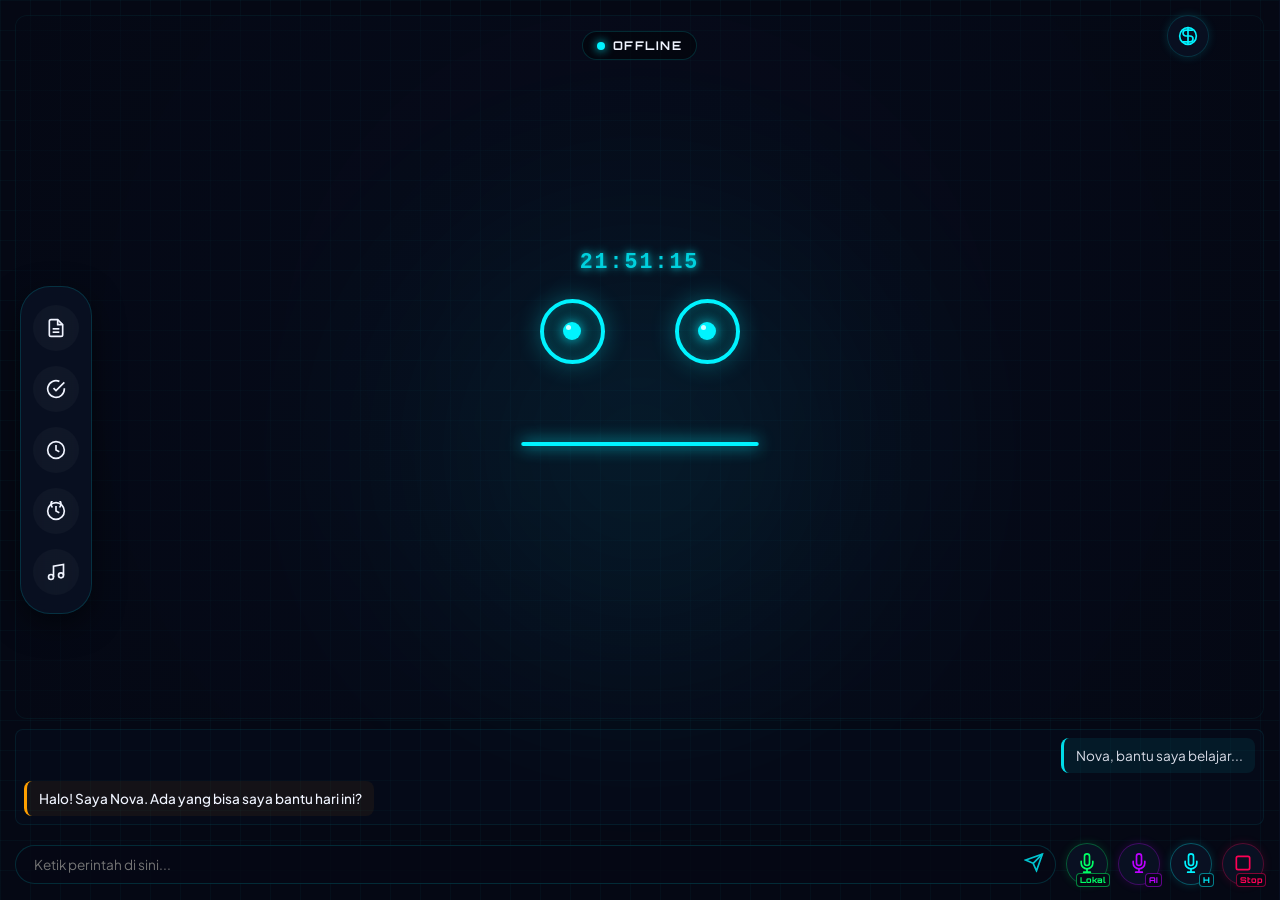
<file: templates/index.html>
<!DOCTYPE html>
<html lang="id">
<head>
    <meta charset="UTF-8">
    <meta name="viewport" content="width=device-width, initial-scale=1.0">
    <title>Nova Robot Assistant</title>
    <!-- Fonts -->
    <link rel="preconnect" href="https://fonts.googleapis.com">
    <link rel="preconnect" href="https://fonts.gstatic.com" crossorigin>
    <link href="https://fonts.googleapis.com/css2?family=Orbitron:wght@400;700;900&family=Plus+Jakarta+Sans:wght@400;500;600;700&display=swap" rel="stylesheet">
    <link rel="stylesheet" href="/static/style.css">
</head>
<body class="theme-cyber sidebar-hidden">
    <div class="app-container">
        <!-- LEFT: Robot Face -->
        <main class="face-panel">
            <!-- App Navigation Dock -->
            <nav class="app-dock" id="appDock">
                <button class="dock-btn" data-tab="catatan" data-tooltip="Catatan">
                    <svg viewBox="0 0 24 24" width="20" height="20" fill="none" stroke="currentColor" stroke-width="2">
                        <path d="M14 2H6a2 2 0 0 0-2 2v16a2 2 0 0 0 2 2h12a2 2 0 0 0 2-2V8z"></path>
                        <polyline points="14 2 14 8 20 8"></polyline>
                        <line x1="16" y1="13" x2="8" y2="13"></line>
                        <line x1="16" y1="17" x2="8" y2="17"></line>
                    </svg>
                </button>
                <button class="dock-btn" data-tab="tugas" data-tooltip="Tugas">
                    <svg viewBox="0 0 24 24" width="20" height="20" fill="none" stroke="currentColor" stroke-width="2">
                        <path d="M22 11.08V12a10 10 0 1 1-5.93-9.14"></path>
                        <polyline points="22 4 12 14.01 9 11.01"></polyline>
                    </svg>
                </button>
                <button class="dock-btn" data-tab="alarm" data-tooltip="Alarm">
                    <svg viewBox="0 0 24 24" width="20" height="20" fill="none" stroke="currentColor" stroke-width="2">
                        <circle cx="12" cy="12" r="10"></circle>
                        <polyline points="12 6 12 12 16 14"></polyline>
                    </svg>
                </button>
                <button class="dock-btn" data-tab="pomodoro" data-tooltip="Fokus Pomodoro">
                    <svg viewBox="0 0 24 24" width="20" height="20" fill="none" stroke="currentColor" stroke-width="2">
                        <circle cx="12" cy="12" r="10"></circle>
                        <path d="M12 6v6l4 2M16.24 7.76a6 6 0 1 0-8.49 0"></path>
                    </svg>
                </button>
                <button class="dock-btn" data-tab="musik" data-tooltip="Pemutar Musik">
                    <svg viewBox="0 0 24 24" width="20" height="20" fill="none" stroke="currentColor" stroke-width="2">
                        <path d="M9 18V5l12-2v13"></path>
                        <circle cx="6" cy="18" r="3"></circle>
                        <circle cx="18" cy="16" r="3"></circle>
                    </svg>
                </button>
            </nav>
            
            <!-- Theme Selector Button & Menu -->
            <div class="theme-selector-container">
                <button class="btn-theme-selector" id="btnThemeSelector" title="Pilih Tema Nova">
                    <svg viewBox="0 0 24 24" width="20" height="20" fill="none" stroke="currentColor" stroke-width="2" stroke-linecap="round" stroke-linejoin="round">
                        <circle cx="12" cy="12" r="10"></circle>
                        <path d="M12 2v20M17 5H9.5a3.5 3.5 0 0 0 0 7h5a3.5 3.5 0 0 1 0 7H6"></path>
                    </svg>
                </button>
                <div class="theme-dropdown" id="themeDropdown">
                    <button class="theme-opt active" data-theme="cyber">Cyberpunk</button>
                    <button class="theme-opt" data-theme="arduino">Arduino Tech</button>
                    <button class="theme-opt" data-theme="brutalist">Neo-Brutalisme</button>
                    <button class="theme-opt" data-theme="female">Feminin (Pink)</button>
                    <button class="theme-opt" data-theme="male">Maskulin (Biru)</button>
                </div>
            </div>

            <div class="robot-face" id="robotFace">
                <!-- Status Pill -->
                <div class="status-indicator">
                    <span class="status-dot" id="statusDot"></span>
                    <span class="status-text" id="statusText">STANDBY</span>
                </div>

                <!-- Robot Clock -->
                <div class="robot-clock" id="robotClock">00:00:00</div>

                <!-- Eyes Container -->
                <div class="eyes-container">
                    <div class="eye-wrapper">
                        <div class="eye left-eye" id="leftEye">
                            <div class="pupil"></div>
                        </div>
                    </div>
                    <div class="eye-wrapper">
                        <div class="eye right-eye" id="rightEye">
                            <div class="pupil"></div>
                        </div>
                    </div>
                </div>

                <!-- Mouth / Waveform Container -->
                <div class="mouth-container">
                    <svg class="mouth-svg" viewBox="0 0 300 100" preserveAspectRatio="none">
                        <path id="mouthPath" d="M 10 50 Q 75 50 150 50 T 290 50" stroke="#00f3ff" stroke-width="5" fill="none" stroke-linecap="round"/>
                    </svg>
                </div>
            </div>

            <!-- Speech Captions -->
            <div class="captions-area">
                <div class="speech-bubble user-bubble" id="userBubble">Nova, bantu saya belajar...</div>
                <div class="speech-bubble bot-bubble" id="botBubble">Halo! Saya Nova. Ada yang bisa saya bantu hari ini?</div>
            </div>

            <!-- Controls (Keyboard Input + Mic Trigger) -->
            <div class="controls-panel">
                <form id="inputForm" class="input-form">
                    <input type="text" id="textInput" placeholder="Ketik perintah di sini..." autocomplete="off">
                    <button type="submit" class="btn-send">
                        <svg viewBox="0 0 24 24" width="20" height="20" fill="none" stroke="currentColor" stroke-width="2">
                            <line x1="22" y1="2" x2="11" y2="13"></line>
                            <polygon points="22 2 15 22 11 13 2 9 22 2"></polygon>
                        </svg>
                    </button>
                </form>
                
                <button class="btn-mic mode-local" id="btnMicLocal" title="Klik untuk bicara (Mode Lokal)">
                    <div class="mic-icon-wrapper">
                        <svg viewBox="0 0 24 24" width="20" height="20" fill="none" stroke="currentColor" stroke-width="2" stroke-linecap="round" stroke-linejoin="round">
                            <path d="M12 1a3 3 0 0 0-3 3v8a3 3 0 0 0 6 0V4a3 3 0 0 0-3-3z"></path>
                            <path d="M19 10v2a7 7 0 0 1-14 0v-2"></path>
                            <line x1="12" y1="19" x2="12" y2="23"></line>
                            <line x1="8" y1="23" x2="16" y2="23"></line>
                        </svg>
                        <span class="btn-badge">Lokal</span>
                    </div>
                </button>
                
                <button class="btn-mic mode-ai" id="btnMicAI" title="Klik untuk bicara (Mode AI)">
                    <div class="mic-icon-wrapper">
                        <svg viewBox="0 0 24 24" width="20" height="20" fill="none" stroke="currentColor" stroke-width="2" stroke-linecap="round" stroke-linejoin="round">
                            <path d="M12 1a3 3 0 0 0-3 3v8a3 3 0 0 0 6 0V4a3 3 0 0 0-3-3z"></path>
                            <path d="M19 10v2a7 7 0 0 1-14 0v-2"></path>
                            <line x1="12" y1="19" x2="12" y2="23"></line>
                            <line x1="8" y1="23" x2="16" y2="23"></line>
                        </svg>
                        <span class="btn-badge">AI</span>
                    </div>
                </button>
                
                <button class="btn-mic mode-hybrid" id="btnMic" title="Tekan Spasi atau klik untuk bicara (Mode Hybrid)">
                    <div class="mic-icon-wrapper">
                        <svg viewBox="0 0 24 24" width="20" height="20" fill="none" stroke="currentColor" stroke-width="2" stroke-linecap="round" stroke-linejoin="round">
                            <path d="M12 1a3 3 0 0 0-3 3v8a3 3 0 0 0 6 0V4a3 3 0 0 0-3-3z"></path>
                            <path d="M19 10v2a7 7 0 0 1-14 0v-2"></path>
                            <line x1="12" y1="19" x2="12" y2="23"></line>
                            <line x1="8" y1="23" x2="16" y2="23"></line>
                        </svg>
                        <span class="btn-badge">H</span>
                    </div>
                </button>
                
                <button class="btn-mic btn-stop-speak" id="btnStopSpeak" title="Hentikan suara Nova">
                    <div class="mic-icon-wrapper">
                        <svg viewBox="0 0 24 24" width="20" height="20" fill="none" stroke="currentColor" stroke-width="2" stroke-linecap="round" stroke-linejoin="round">
                            <rect x="4" y="4" width="16" height="16" rx="2" ry="2"></rect>
                        </svg>
                        <span class="btn-badge">Stop</span>
                    </div>
                </button>
            </div>
        </main>

        <aside class="dashboard-panel" id="dashboardPanel">
            <!-- Close Panel Button -->
            <button class="btn-close-panel" id="btnClosePanel" title="Tutup Halaman (Keluar)">
                <svg viewBox="0 0 24 24" width="20" height="20" fill="none" stroke="currentColor" stroke-width="2" stroke-linecap="round" stroke-linejoin="round">
                    <line x1="18" y1="6" x2="6" y2="18"></line>
                    <line x1="6" y1="6" x2="18" y2="18"></line>
                </svg>
            </button>
            <!-- Tabs Header -->
            <header class="tab-headers">
                <button class="tab-btn active" data-tab="catatan">CATATAN</button>
                <button class="tab-btn" data-tab="tugas">TUGAS</button>
                <button class="tab-btn" data-tab="alarm">ALARM</button>
                <button class="tab-btn" data-tab="pomodoro">FOKUS</button>
                <button class="tab-btn" data-tab="musik">MUSIK</button>
            </header>

            <!-- Tab Content -->
            <div class="tab-contents">
                <!-- Catatan -->
                <section class="tab-pane active" id="tab-catatan">
                    <div class="pane-header">
                        <h2>Catatan Siswa</h2>
                        <span class="count-badge" id="notesCount">0</span>
                    </div>
                    <div class="list-wrapper scrollbar-cool" id="notesList">
                        <div class="empty-state">Belum ada catatan. Katakan "Nova, catat..." untuk menyimpan catatan.</div>
                    </div>
                </section>

                <!-- Tugas -->
                <section class="tab-pane" id="tab-tugas">
                    <div class="pane-header">
                        <h2>Tugas Sekolah</h2>
                        <span class="count-badge" id="tasksCount">0</span>
                    </div>
                    <div class="list-wrapper scrollbar-cool" id="tasksList">
                        <div class="empty-state">Bebas tugas! Katakan "Nova, tambah tugas..." untuk mencatat.</div>
                    </div>
                </section>

                <!-- Alarm -->
                <section class="tab-pane" id="tab-alarm">
                    <div class="pane-header">
                        <h2>Alarm Aktif</h2>
                        <span class="count-badge" id="alarmsCount">0</span>
                    </div>
                    <div class="list-wrapper scrollbar-cool" id="alarmsList">
                        <div class="empty-state">Tidak ada alarm. Katakan "Nova, pasang alarm jam..." untuk membuat.</div>
                    </div>
                </section>

                <!-- Pomodoro / Fokus -->
                <section class="tab-pane" id="tab-pomodoro">
                    <div class="pane-header">
                        <h2>Fokus Pomodoro</h2>
                        <span class="count-badge" id="pomoStatusText">STANDBY</span>
                    </div>
                    <div class="pomodoro-container">
                        <div class="pomodoro-timer-display" id="pomoTime">25:00</div>
                        <div class="pomodoro-state-label" id="pomoLabel">Belajar</div>
                        
                        <div class="pomodoro-presets">
                            <button class="btn-preset active" data-study="25" data-break="5">25/5 Min</button>
                            <button class="btn-preset" data-study="50" data-break="10">50/10 Min</button>
                            <button class="btn-preset" data-study="5" data-break="1">5/1 Min (Test)</button>
                        </div>
                        
                        <div class="pomodoro-controls">
                            <button class="btn-pomo-ctrl start" id="btnPomoStart">Mulai</button>
                            <button class="btn-pomo-ctrl pause" id="btnPomoPause" disabled>Jeda</button>
                            <button class="btn-pomo-ctrl reset" id="btnPomoReset">Reset</button>
                        </div>
                    </div>
                </section>

                <!-- Musik -->
                <section class="tab-pane" id="tab-musik">
                    <div class="pane-header">
                        <h2>Pemutar Musik</h2>
                        <span class="count-badge" id="musicCount">0</span>
                    </div>
                    
                    <div class="music-player-widget">
                        <div class="now-playing-title" id="nowPlayingText">Tidak ada musik diputar</div>
                        
                        <div class="music-controls-row">
                            <button class="btn-music-action" id="btnMusicPrev" title="Lagu Sebelumnya">
                                <svg viewBox="0 0 24 24" width="16" height="16" fill="currentColor"><polygon points="19 20 9 12 19 4 19 20"></polygon><line x1="5" y1="4" x2="5" y2="20" stroke="currentColor" stroke-width="2"></line></svg>
                            </button>
                            <button class="btn-music-action play" id="btnMusicPlay" title="Putar/Jeda">
                                <svg viewBox="0 0 24 24" width="18" height="18" fill="currentColor" id="playPauseIcon"><polygon points="5 3 19 12 5 21 5 3"></polygon></svg>
                            </button>
                            <button class="btn-music-action" id="btnMusicStop" title="Stop Musik">
                                <svg viewBox="0 0 24 24" width="16" height="16" fill="currentColor"><rect x="4" y="4" width="16" height="16" rx="2"></rect></svg>
                            </button>
                            <button class="btn-music-action" id="btnMusicNext" title="Lagu Selanjutnya">
                                <svg viewBox="0 0 24 24" width="16" height="16" fill="currentColor"><polygon points="5 4 15 12 5 20 5 4"></polygon><line x1="19" y1="4" x2="19" y2="20" stroke="currentColor" stroke-width="2"></line></svg>
                            </button>
                        </div>
                        
                        <!-- Volume Slider -->
                        <div class="volume-slider-container">
                            <span class="vol-icon">🔊</span>
                            <input type="range" id="volumeRange" min="0" max="100" value="70" class="volume-slider">
                            <span id="volumeValue">70%</span>
                        </div>
                    </div>
                    
                    <div class="list-wrapper scrollbar-cool" id="musicList">
                        <div class="empty-state">Memuat daftar musik...</div>
                    </div>
                </section>
            </div>
            
            <!-- Quick Clock & Device Stats -->
            <footer class="dashboard-footer">
                <div class="clock-display" id="clockDisplay">00:00:00</div>
                <div class="date-display" id="dateDisplay">Rabu, 27 Mei 2026</div>
                <div class="device-stats-bar" id="deviceStats">
                    <div class="stat-item" title="CPU Load">
                        <span class="stat-lbl">CPU</span>
                        <div class="stat-track"><div class="stat-fill" id="cpuFill" style="width: 0%"></div></div>
                        <span class="stat-val" id="cpuVal">0.0</span>
                    </div>
                    <div class="stat-item" title="RAM Usage">
                        <span class="stat-lbl">RAM</span>
                        <div class="stat-track"><div class="stat-fill" id="ramFill" style="width: 0%"></div></div>
                        <span class="stat-val" id="ramVal">0%</span>
                    </div>
                    <div class="stat-item" id="batteryContainer" title="Battery Status">
                        <span class="stat-lbl">BAT</span>
                        <div class="stat-track"><div class="stat-fill" id="batFill" style="width: 0%"></div></div>
                        <span class="stat-val" id="batVal">N/A</span>
                    </div>
                </div>
            </footer>
        </aside>
    </div>

    <!-- Alarm Overlay Triggered when Alarm goes off -->
    <div class="alarm-overlay" id="alarmOverlay">
        <div class="alarm-card">
            <div class="alarm-icon">🔔</div>
            <h1 id="alarmOverlayTime">07:00</h1>
            <p id="alarmOverlayLabel">Saatnya Bangun!</p>
            <button class="btn-dismiss" id="btnDismissAlarm">Selesai</button>
        </div>
    </div>

    <!-- Scripts -->
    <script src="/static/app.js"></script>
</body>
</html>
</file>
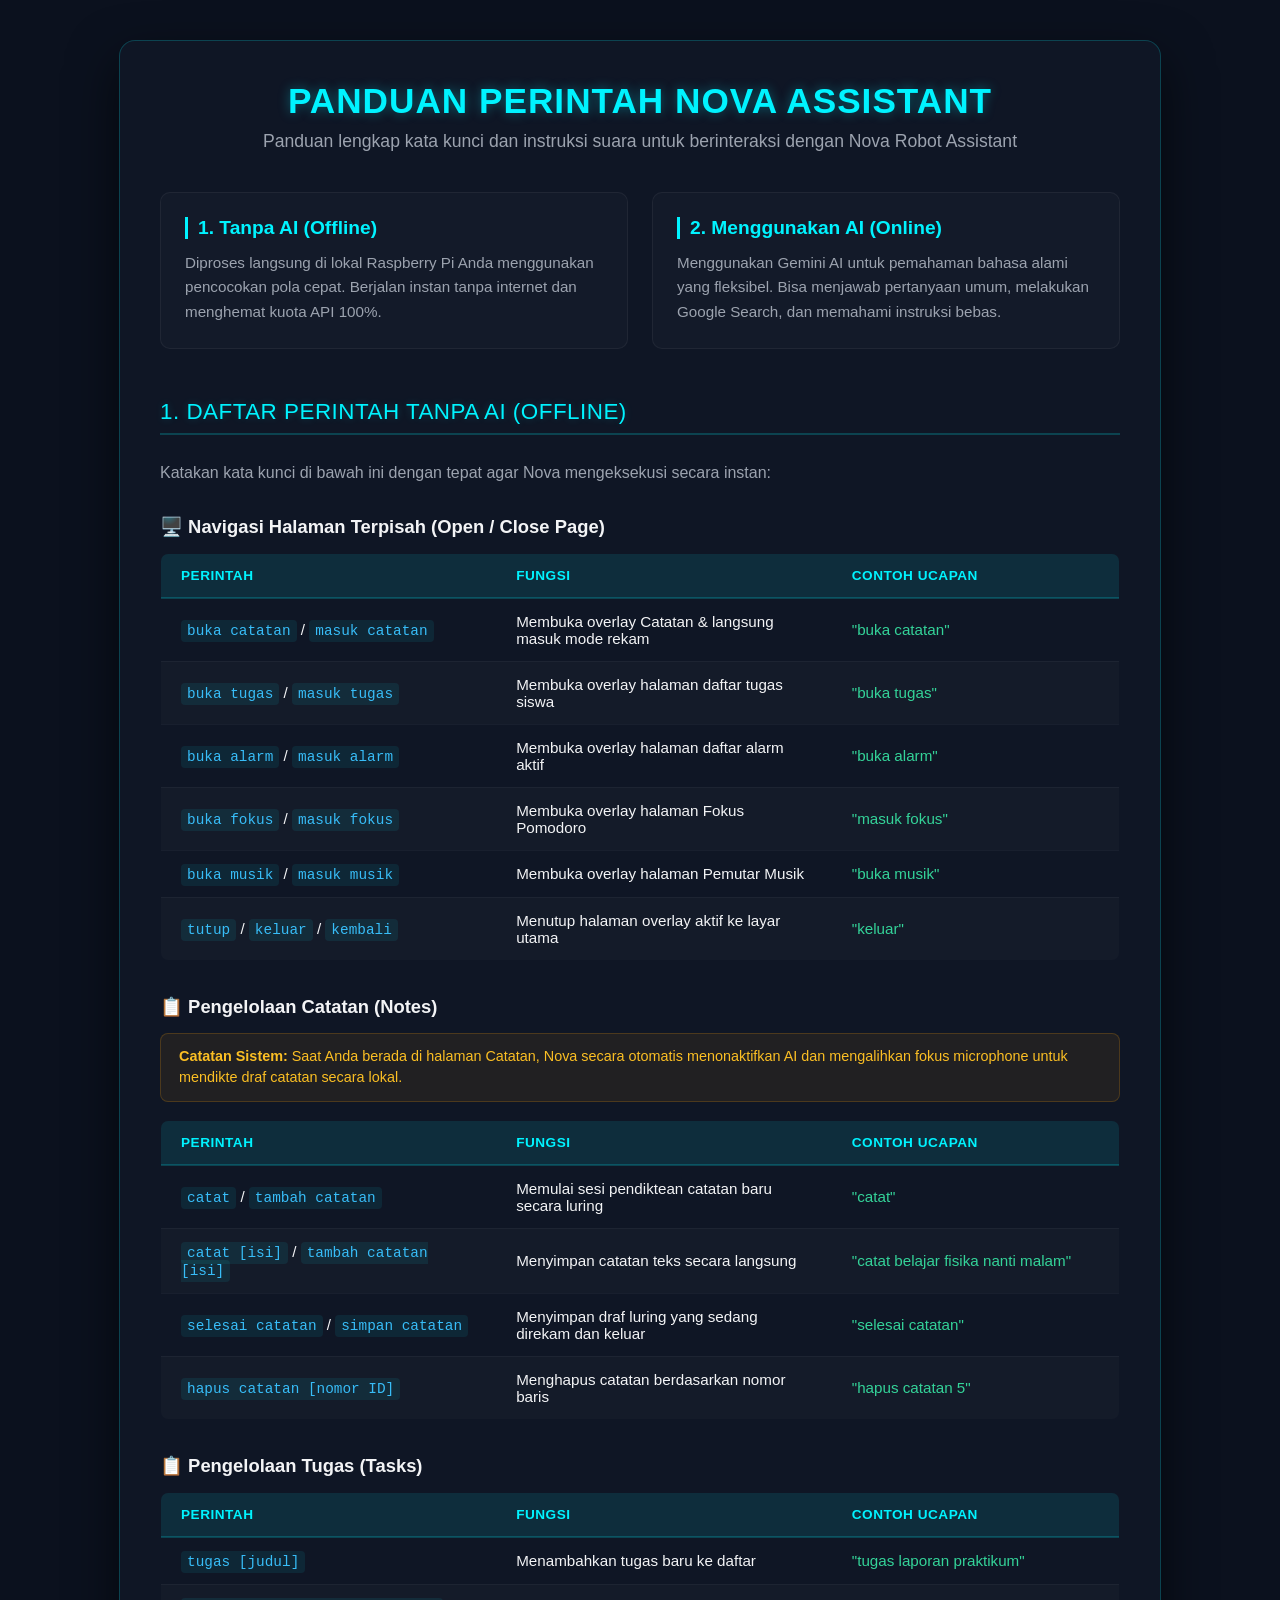
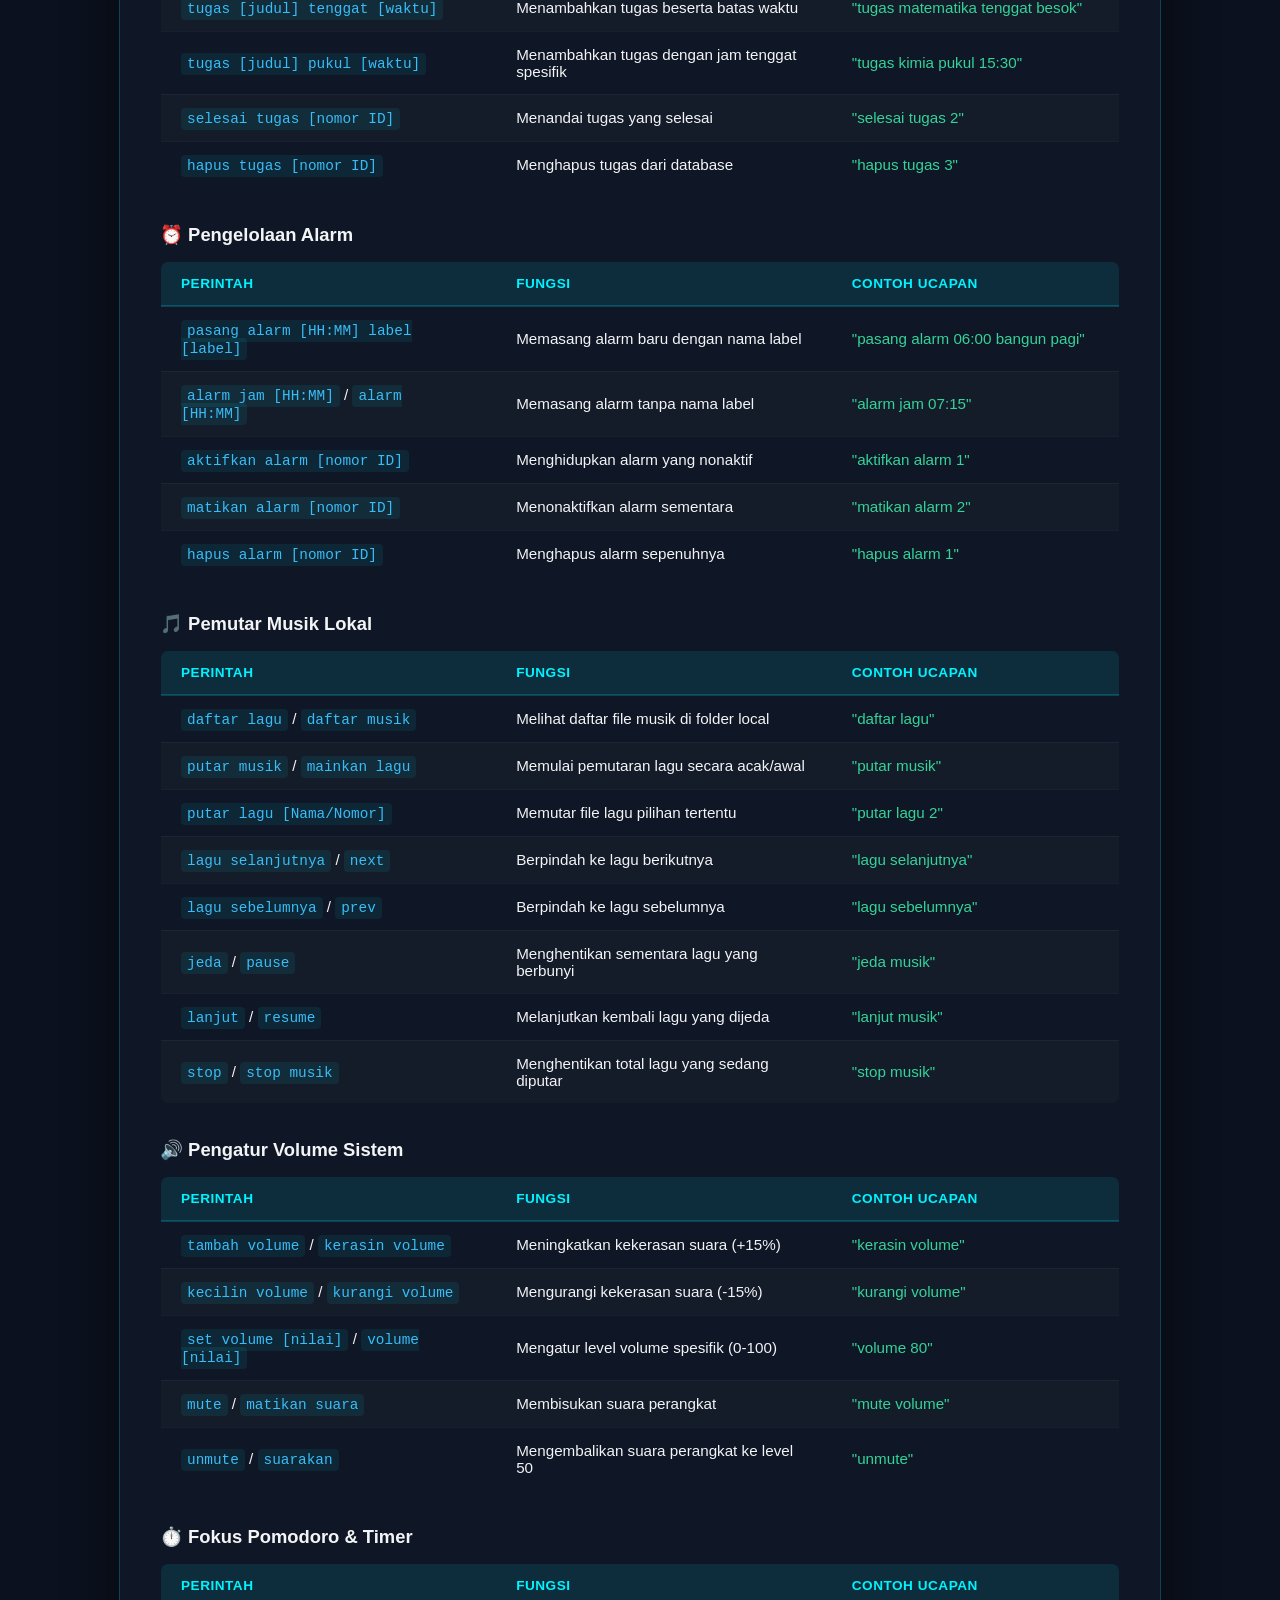
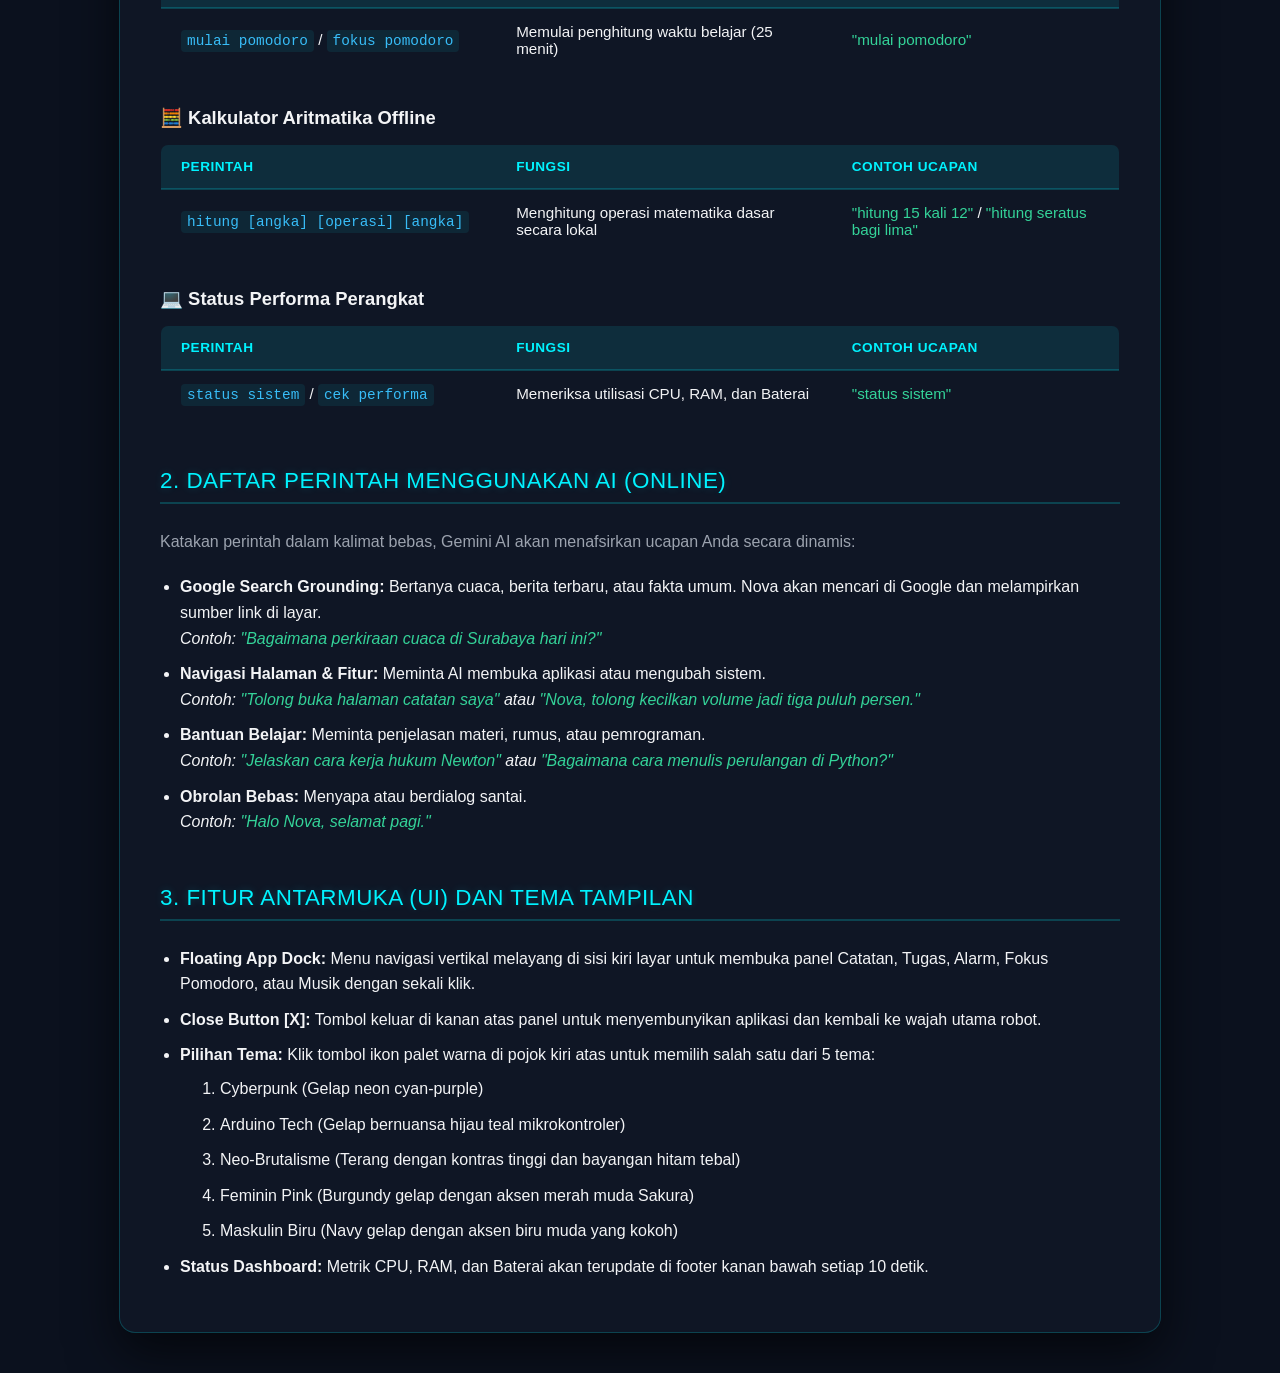
<file: panduan_perintah_nova.html>
<!DOCTYPE html>
<html lang="id">
<head>
    <meta charset="UTF-8">
    <meta name="viewport" content="width=device-width, initial-scale=1.0">
    <title>Panduan Perintah Nova Assistant</title>
    <style>
        :root {
            --bg-color: #0b111e;
            --container-bg: rgba(17, 24, 39, 0.85);
            --border-color: rgba(0, 243, 255, 0.2);
            --text-primary: #f3f4f6;
            --text-secondary: #9ca3af;
            --neon-accent: #00f3ff;
            --table-header-bg: rgba(0, 243, 255, 0.1);
            --table-row-even: rgba(255, 255, 255, 0.02);
            --font-family: -apple-system, BlinkMacSystemFont, "Segoe UI", Roboto, Helvetica, Arial, sans-serif;
        }

        body {
            background-color: var(--bg-color);
            color: var(--text-primary);
            font-family: var(--font-family);
            margin: 0;
            padding: 40px 20px;
            display: flex;
            justify-content: center;
        }

        .container {
            max-width: 960px;
            width: 100%;
            background: var(--container-bg);
            backdrop-filter: blur(16px);
            border: 1px solid var(--border-color);
            border-radius: 16px;
            padding: 40px;
            box-shadow: 0 20px 50px rgba(0, 0, 0, 0.6);
        }

        h1 {
            color: var(--neon-accent);
            text-align: center;
            font-size: 2.2rem;
            margin-top: 0;
            margin-bottom: 10px;
            text-transform: uppercase;
            letter-spacing: 1px;
            text-shadow: 0 0 12px rgba(0, 243, 255, 0.35);
        }

        .subtitle {
            text-align: center;
            color: var(--text-secondary);
            margin-bottom: 40px;
            font-size: 1.1rem;
        }

        .hybrid-box {
            display: grid;
            grid-template-columns: 1fr 1fr;
            gap: 24px;
            margin-bottom: 40px;
        }

        .mode-card {
            background: rgba(255, 255, 255, 0.02);
            border: 1px solid rgba(255, 255, 255, 0.05);
            border-radius: 10px;
            padding: 24px;
            box-shadow: inset 0 0 10px rgba(255, 255, 255, 0.01);
        }

        .mode-card h3 {
            margin-top: 0;
            color: var(--neon-accent);
            font-size: 1.2rem;
            margin-bottom: 12px;
            border-left: 3px solid var(--neon-accent);
            padding-left: 10px;
        }

        .mode-card p {
            margin: 0;
            color: var(--text-secondary);
            line-height: 1.6;
            font-size: 0.95rem;
        }

        .section-title {
            border-bottom: 2px solid var(--border-color);
            padding-bottom: 8px;
            margin-top: 50px;
            margin-bottom: 25px;
            color: var(--neon-accent);
            text-transform: uppercase;
            font-size: 1.4rem;
            letter-spacing: 0.5px;
            text-shadow: 0 0 8px rgba(0, 243, 255, 0.2);
        }

        .group-title {
            color: var(--text-primary);
            margin-top: 30px;
            margin-bottom: 15px;
            font-size: 1.15rem;
            font-weight: 600;
        }

        .note-badge {
            background: rgba(245, 158, 11, 0.08);
            border: 1px solid rgba(245, 158, 11, 0.2);
            color: #fbbf24;
            padding: 12px 18px;
            border-radius: 8px;
            margin-bottom: 18px;
            font-size: 0.9rem;
            line-height: 1.5;
        }

        table {
            width: 100%;
            border-collapse: collapse;
            margin-bottom: 35px;
            border-radius: 8px;
            overflow: hidden;
            border: 1px solid rgba(255, 255, 255, 0.06);
        }

        th {
            background-color: var(--table-header-bg);
            color: var(--neon-accent);
            font-weight: 600;
            text-transform: uppercase;
            font-size: 0.85rem;
            letter-spacing: 0.5px;
            border-bottom: 2px solid var(--border-color);
        }

        th, td {
            padding: 14px 20px;
            text-align: left;
        }

        td {
            border-bottom: 1px solid rgba(255, 255, 255, 0.04);
            font-size: 0.95rem;
            color: var(--text-primary);
        }

        tr:nth-child(even) td {
            background-color: var(--table-row-even);
        }

        tr:hover td {
            background-color: rgba(0, 243, 255, 0.04);
        }

        code {
            font-family: SFMono-Regular, Consolas, "Liberation Mono", Menlo, monospace;
            background: rgba(0, 243, 255, 0.08);
            color: #38bdf8;
            padding: 3px 6px;
            border-radius: 4px;
            font-size: 0.9rem;
        }

        ul {
            padding-left: 20px;
            margin: 12px 0;
        }

        li {
            margin-bottom: 10px;
            color: var(--text-primary);
            line-height: 1.6;
        }

        .example-val {
            color: #34d399;
            font-weight: 500;
        }
    </style>
</head>
<body>

<div class="container">
    <h1>Panduan Perintah Nova Assistant</h1>
    <div class="subtitle">Panduan lengkap kata kunci dan instruksi suara untuk berinteraksi dengan Nova Robot Assistant</div>

    <div class="hybrid-box">
        <div class="mode-card">
            <h3>1. Tanpa AI (Offline)</h3>
            <p>Diproses langsung di lokal Raspberry Pi Anda menggunakan pencocokan pola cepat. Berjalan instan tanpa internet dan menghemat kuota API 100%.</p>
        </div>
        <div class="mode-card">
            <h3>2. Menggunakan AI (Online)</h3>
            <p>Menggunakan Gemini AI untuk pemahaman bahasa alami yang fleksibel. Bisa menjawab pertanyaan umum, melakukan Google Search, dan memahami instruksi bebas.</p>
        </div>
    </div>

    <!-- SEKSI 1: OFFLINE -->
    <div class="section-title">1. Daftar Perintah Tanpa AI (Offline)</div>
    <p style="color: var(--text-secondary); line-height: 1.6; margin-bottom: 25px;">
        Katakan kata kunci di bawah ini dengan tepat agar Nova mengeksekusi secara instan:
    </p>

    <div class="group-title">🖥️ Navigasi Halaman Terpisah (Open / Close Page)</div>
    <table>
        <thead>
            <tr>
                <th style="width: 35%;">Perintah</th>
                <th style="width: 35%;">Fungsi</th>
                <th style="width: 30%;">Contoh Ucapan</th>
            </tr>
        </thead>
        <tbody>
            <tr>
                <td><code>buka catatan</code> / <code>masuk catatan</code></td>
                <td>Membuka overlay Catatan & langsung masuk mode rekam</td>
                <td><span class="example-val">"buka catatan"</span></td>
            </tr>
            <tr>
                <td><code>buka tugas</code> / <code>masuk tugas</code></td>
                <td>Membuka overlay halaman daftar tugas siswa</td>
                <td><span class="example-val">"buka tugas"</span></td>
            </tr>
            <tr>
                <td><code>buka alarm</code> / <code>masuk alarm</code></td>
                <td>Membuka overlay halaman daftar alarm aktif</td>
                <td><span class="example-val">"buka alarm"</span></td>
            </tr>
            <tr>
                <td><code>buka fokus</code> / <code>masuk fokus</code></td>
                <td>Membuka overlay halaman Fokus Pomodoro</td>
                <td><span class="example-val">"masuk fokus"</span></td>
            </tr>
            <tr>
                <td><code>buka musik</code> / <code>masuk musik</code></td>
                <td>Membuka overlay halaman Pemutar Musik</td>
                <td><span class="example-val">"buka musik"</span></td>
            </tr>
            <tr>
                <td><code>tutup</code> / <code>keluar</code> / <code>kembali</code></td>
                <td>Menutup halaman overlay aktif ke layar utama</td>
                <td><span class="example-val">"keluar"</span></td>
            </tr>
        </tbody>
    </table>

    <div class="group-title">📋 Pengelolaan Catatan (Notes)</div>
    <div class="note-badge">
        <strong>Catatan Sistem:</strong> Saat Anda berada di halaman Catatan, Nova secara otomatis menonaktifkan AI dan mengalihkan fokus microphone untuk mendikte draf catatan secara lokal.
    </div>
    <table>
        <thead>
            <tr>
                <th style="width: 35%;">Perintah</th>
                <th style="width: 35%;">Fungsi</th>
                <th style="width: 30%;">Contoh Ucapan</th>
            </tr>
        </thead>
        <tbody>
            <tr>
                <td><code>catat</code> / <code>tambah catatan</code></td>
                <td>Memulai sesi pendiktean catatan baru secara luring</td>
                <td><span class="example-val">"catat"</span></td>
            </tr>
            <tr>
                <td><code>catat [isi]</code> / <code>tambah catatan [isi]</code></td>
                <td>Menyimpan catatan teks secara langsung</td>
                <td><span class="example-val">"catat belajar fisika nanti malam"</span></td>
            </tr>
            <tr>
                <td><code>selesai catatan</code> / <code>simpan catatan</code></td>
                <td>Menyimpan draf luring yang sedang direkam dan keluar</td>
                <td><span class="example-val">"selesai catatan"</span></td>
            </tr>
            <tr>
                <td><code>hapus catatan [nomor ID]</code></td>
                <td>Menghapus catatan berdasarkan nomor baris</td>
                <td><span class="example-val">"hapus catatan 5"</span></td>
            </tr>
        </tbody>
    </table>

    <div class="group-title">📋 Pengelolaan Tugas (Tasks)</div>
    <table>
        <thead>
            <tr>
                <th style="width: 35%;">Perintah</th>
                <th style="width: 35%;">Fungsi</th>
                <th style="width: 30%;">Contoh Ucapan</th>
            </tr>
        </thead>
        <tbody>
            <tr>
                <td><code>tugas [judul]</code></td>
                <td>Menambahkan tugas baru ke daftar</td>
                <td><span class="example-val">"tugas laporan praktikum"</span></td>
            </tr>
            <tr>
                <td><code>tugas [judul] tenggat [waktu]</code></td>
                <td>Menambahkan tugas beserta batas waktu</td>
                <td><span class="example-val">"tugas matematika tenggat besok"</span></td>
            </tr>
            <tr>
                <td><code>tugas [judul] pukul [waktu]</code></td>
                <td>Menambahkan tugas dengan jam tenggat spesifik</td>
                <td><span class="example-val">"tugas kimia pukul 15:30"</span></td>
            </tr>
            <tr>
                <td><code>selesai tugas [nomor ID]</code></td>
                <td>Menandai tugas yang selesai</td>
                <td><span class="example-val">"selesai tugas 2"</span></td>
            </tr>
            <tr>
                <td><code>hapus tugas [nomor ID]</code></td>
                <td>Menghapus tugas dari database</td>
                <td><span class="example-val">"hapus tugas 3"</span></td>
            </tr>
        </tbody>
    </table>

    <div class="group-title">⏰ Pengelolaan Alarm</div>
    <table>
        <thead>
            <tr>
                <th style="width: 35%;">Perintah</th>
                <th style="width: 35%;">Fungsi</th>
                <th style="width: 30%;">Contoh Ucapan</th>
            </tr>
        </thead>
        <tbody>
            <tr>
                <td><code>pasang alarm [HH:MM] label [label]</code></td>
                <td>Memasang alarm baru dengan nama label</td>
                <td><span class="example-val">"pasang alarm 06:00 bangun pagi"</span></td>
            </tr>
            <tr>
                <td><code>alarm jam [HH:MM]</code> / <code>alarm [HH:MM]</code></td>
                <td>Memasang alarm tanpa nama label</td>
                <td><span class="example-val">"alarm jam 07:15"</span></td>
            </tr>
            <tr>
                <td><code>aktifkan alarm [nomor ID]</code></td>
                <td>Menghidupkan alarm yang nonaktif</td>
                <td><span class="example-val">"aktifkan alarm 1"</span></td>
            </tr>
            <tr>
                <td><code>matikan alarm [nomor ID]</code></td>
                <td>Menonaktifkan alarm sementara</td>
                <td><span class="example-val">"matikan alarm 2"</span></td>
            </tr>
            <tr>
                <td><code>hapus alarm [nomor ID]</code></td>
                <td>Menghapus alarm sepenuhnya</td>
                <td><span class="example-val">"hapus alarm 1"</span></td>
            </tr>
        </tbody>
    </table>

    <div class="group-title">🎵 Pemutar Musik Lokal</div>
    <table>
        <thead>
            <tr>
                <th style="width: 35%;">Perintah</th>
                <th style="width: 35%;">Fungsi</th>
                <th style="width: 30%;">Contoh Ucapan</th>
            </tr>
        </thead>
        <tbody>
            <tr>
                <td><code>daftar lagu</code> / <code>daftar musik</code></td>
                <td>Melihat daftar file musik di folder local</td>
                <td><span class="example-val">"daftar lagu"</span></td>
            </tr>
            <tr>
                <td><code>putar musik</code> / <code>mainkan lagu</code></td>
                <td>Memulai pemutaran lagu secara acak/awal</td>
                <td><span class="example-val">"putar musik"</span></td>
            </tr>
            <tr>
                <td><code>putar lagu [Nama/Nomor]</code></td>
                <td>Memutar file lagu pilihan tertentu</td>
                <td><span class="example-val">"putar lagu 2"</span></td>
            </tr>
            <tr>
                <td><code>lagu selanjutnya</code> / <code>next</code></td>
                <td>Berpindah ke lagu berikutnya</td>
                <td><span class="example-val">"lagu selanjutnya"</span></td>
            </tr>
            <tr>
                <td><code>lagu sebelumnya</code> / <code>prev</code></td>
                <td>Berpindah ke lagu sebelumnya</td>
                <td><span class="example-val">"lagu sebelumnya"</span></td>
            </tr>
            <tr>
                <td><code>jeda</code> / <code>pause</code></td>
                <td>Menghentikan sementara lagu yang berbunyi</td>
                <td><span class="example-val">"jeda musik"</span></td>
            </tr>
            <tr>
                <td><code>lanjut</code> / <code>resume</code></td>
                <td>Melanjutkan kembali lagu yang dijeda</td>
                <td><span class="example-val">"lanjut musik"</span></td>
            </tr>
            <tr>
                <td><code>stop</code> / <code>stop musik</code></td>
                <td>Menghentikan total lagu yang sedang diputar</td>
                <td><span class="example-val">"stop musik"</span></td>
            </tr>
        </tbody>
    </table>

    <div class="group-title">🔊 Pengatur Volume Sistem</div>
    <table>
        <thead>
            <tr>
                <th style="width: 35%;">Perintah</th>
                <th style="width: 35%;">Fungsi</th>
                <th style="width: 30%;">Contoh Ucapan</th>
            </tr>
        </thead>
        <tbody>
            <tr>
                <td><code>tambah volume</code> / <code>kerasin volume</code></td>
                <td>Meningkatkan kekerasan suara (+15%)</td>
                <td><span class="example-val">"kerasin volume"</span></td>
            </tr>
            <tr>
                <td><code>kecilin volume</code> / <code>kurangi volume</code></td>
                <td>Mengurangi kekerasan suara (-15%)</td>
                <td><span class="example-val">"kurangi volume"</span></td>
            </tr>
            <tr>
                <td><code>set volume [nilai]</code> / <code>volume [nilai]</code></td>
                <td>Mengatur level volume spesifik (0-100)</td>
                <td><span class="example-val">"volume 80"</span></td>
            </tr>
            <tr>
                <td><code>mute</code> / <code>matikan suara</code></td>
                <td>Membisukan suara perangkat</td>
                <td><span class="example-val">"mute volume"</span></td>
            </tr>
            <tr>
                <td><code>unmute</code> / <code>suarakan</code></td>
                <td>Mengembalikan suara perangkat ke level 50</td>
                <td><span class="example-val">"unmute"</span></td>
            </tr>
        </tbody>
    </table>

    <div class="group-title">⏱️ Fokus Pomodoro & Timer</div>
    <table>
        <thead>
            <tr>
                <th style="width: 35%;">Perintah</th>
                <th style="width: 35%;">Fungsi</th>
                <th style="width: 30%;">Contoh Ucapan</th>
            </tr>
        </thead>
        <tbody>
            <tr>
                <td><code>mulai pomodoro</code> / <code>fokus pomodoro</code></td>
                <td>Memulai penghitung waktu belajar (25 menit)</td>
                <td><span class="example-val">"mulai pomodoro"</span></td>
            </tr>
        </tbody>
    </table>

    <div class="group-title">🧮 Kalkulator Aritmatika Offline</div>
    <table>
        <thead>
            <tr>
                <th style="width: 35%;">Perintah</th>
                <th style="width: 35%;">Fungsi</th>
                <th style="width: 30%;">Contoh Ucapan</th>
            </tr>
        </thead>
        <tbody>
            <tr>
                <td><code>hitung [angka] [operasi] [angka]</code></td>
                <td>Menghitung operasi matematika dasar secara lokal</td>
                <td><span class="example-val">"hitung 15 kali 12"</span> / <span class="example-val">"hitung seratus bagi lima"</span></td>
            </tr>
        </tbody>
    </table>

    <div class="group-title">💻 Status Performa Perangkat</div>
    <table>
        <thead>
            <tr>
                <th style="width: 35%;">Perintah</th>
                <th style="width: 35%;">Fungsi</th>
                <th style="width: 30%;">Contoh Ucapan</th>
            </tr>
        </thead>
        <tbody>
            <tr>
                <td><code>status sistem</code> / <code>cek performa</code></td>
                <td>Memeriksa utilisasi CPU, RAM, dan Baterai</td>
                <td><span class="example-val">"status sistem"</span></td>
            </tr>
        </tbody>
    </table>

    <!-- SEKSI 2: ONLINE -->
    <div class="section-title">2. Daftar Perintah Menggunakan AI (Online)</div>
    <p style="color: var(--text-secondary); line-height: 1.6; margin-bottom: 20px;">
        Katakan perintah dalam kalimat bebas, Gemini AI akan menafsirkan ucapan Anda secara dinamis:
    </p>
    <ul>
        <li><strong>Google Search Grounding:</strong> Bertanya cuaca, berita terbaru, atau fakta umum. Nova akan mencari di Google dan melampirkan sumber link di layar.<br>
            <em>Contoh: <span class="example-val">"Bagaimana perkiraan cuaca di Surabaya hari ini?"</span></em>
        </li>
        <li><strong>Navigasi Halaman & Fitur:</strong> Meminta AI membuka aplikasi atau mengubah sistem.<br>
            <em>Contoh: <span class="example-val">"Tolong buka halaman catatan saya"</span> atau <span class="example-val">"Nova, tolong kecilkan volume jadi tiga puluh persen."</span></em>
        </li>
        <li><strong>Bantuan Belajar:</strong> Meminta penjelasan materi, rumus, atau pemrograman.<br>
            <em>Contoh: <span class="example-val">"Jelaskan cara kerja hukum Newton"</span> atau <span class="example-val">"Bagaimana cara menulis perulangan di Python?"</span></em>
        </li>
        <li><strong>Obrolan Bebas:</strong> Menyapa atau berdialog santai.<br>
            <em>Contoh: <span class="example-val">"Halo Nova, selamat pagi."</span></em>
        </li>
    </ul>

    <!-- SEKSI 3: UI -->
    <div class="section-title">3. Fitur Antarmuka (UI) Dan Tema Tampilan</div>
    <ul>
        <li><strong>Floating App Dock:</strong> Menu navigasi vertikal melayang di sisi kiri layar untuk membuka panel Catatan, Tugas, Alarm, Fokus Pomodoro, atau Musik dengan sekali klik.</li>
        <li><strong>Close Button [X]:</strong> Tombol keluar di kanan atas panel untuk menyembunyikan aplikasi dan kembali ke wajah utama robot.</li>
        <li><strong>Pilihan Tema:</strong> Klik tombol ikon palet warna di pojok kiri atas untuk memilih salah satu dari 5 tema:
            <ol style="margin-top: 8px;">
                <li>Cyberpunk (Gelap neon cyan-purple)</li>
                <li>Arduino Tech (Gelap bernuansa hijau teal mikrokontroler)</li>
                <li>Neo-Brutalisme (Terang dengan kontras tinggi dan bayangan hitam tebal)</li>
                <li>Feminin Pink (Burgundy gelap dengan aksen merah muda Sakura)</li>
                <li>Maskulin Biru (Navy gelap dengan aksen biru muda yang kokoh)</li>
            </ol>
        </li>
        <li><strong>Status Dashboard:</strong> Metrik CPU, RAM, dan Baterai akan terupdate di footer kanan bawah setiap 10 detik.</li>
    </ul>
</div>

</body>
</html>
</file>
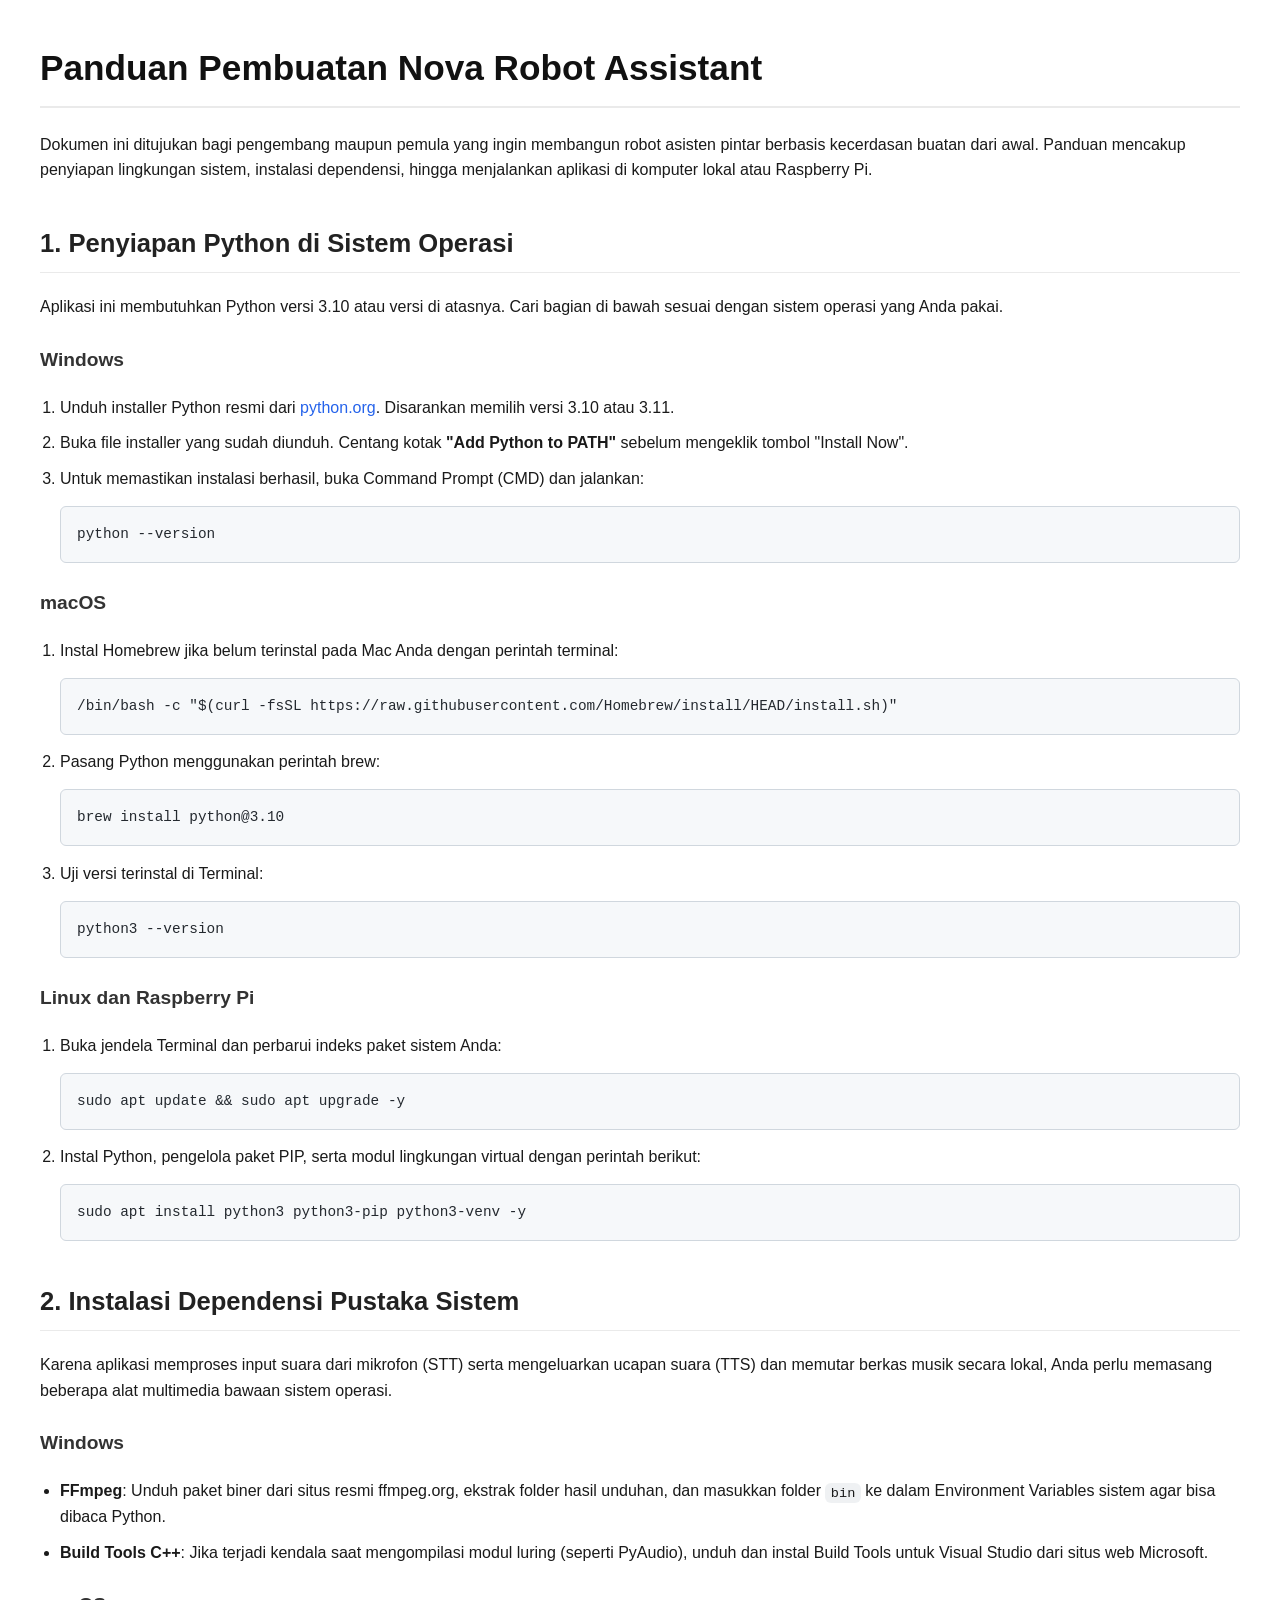
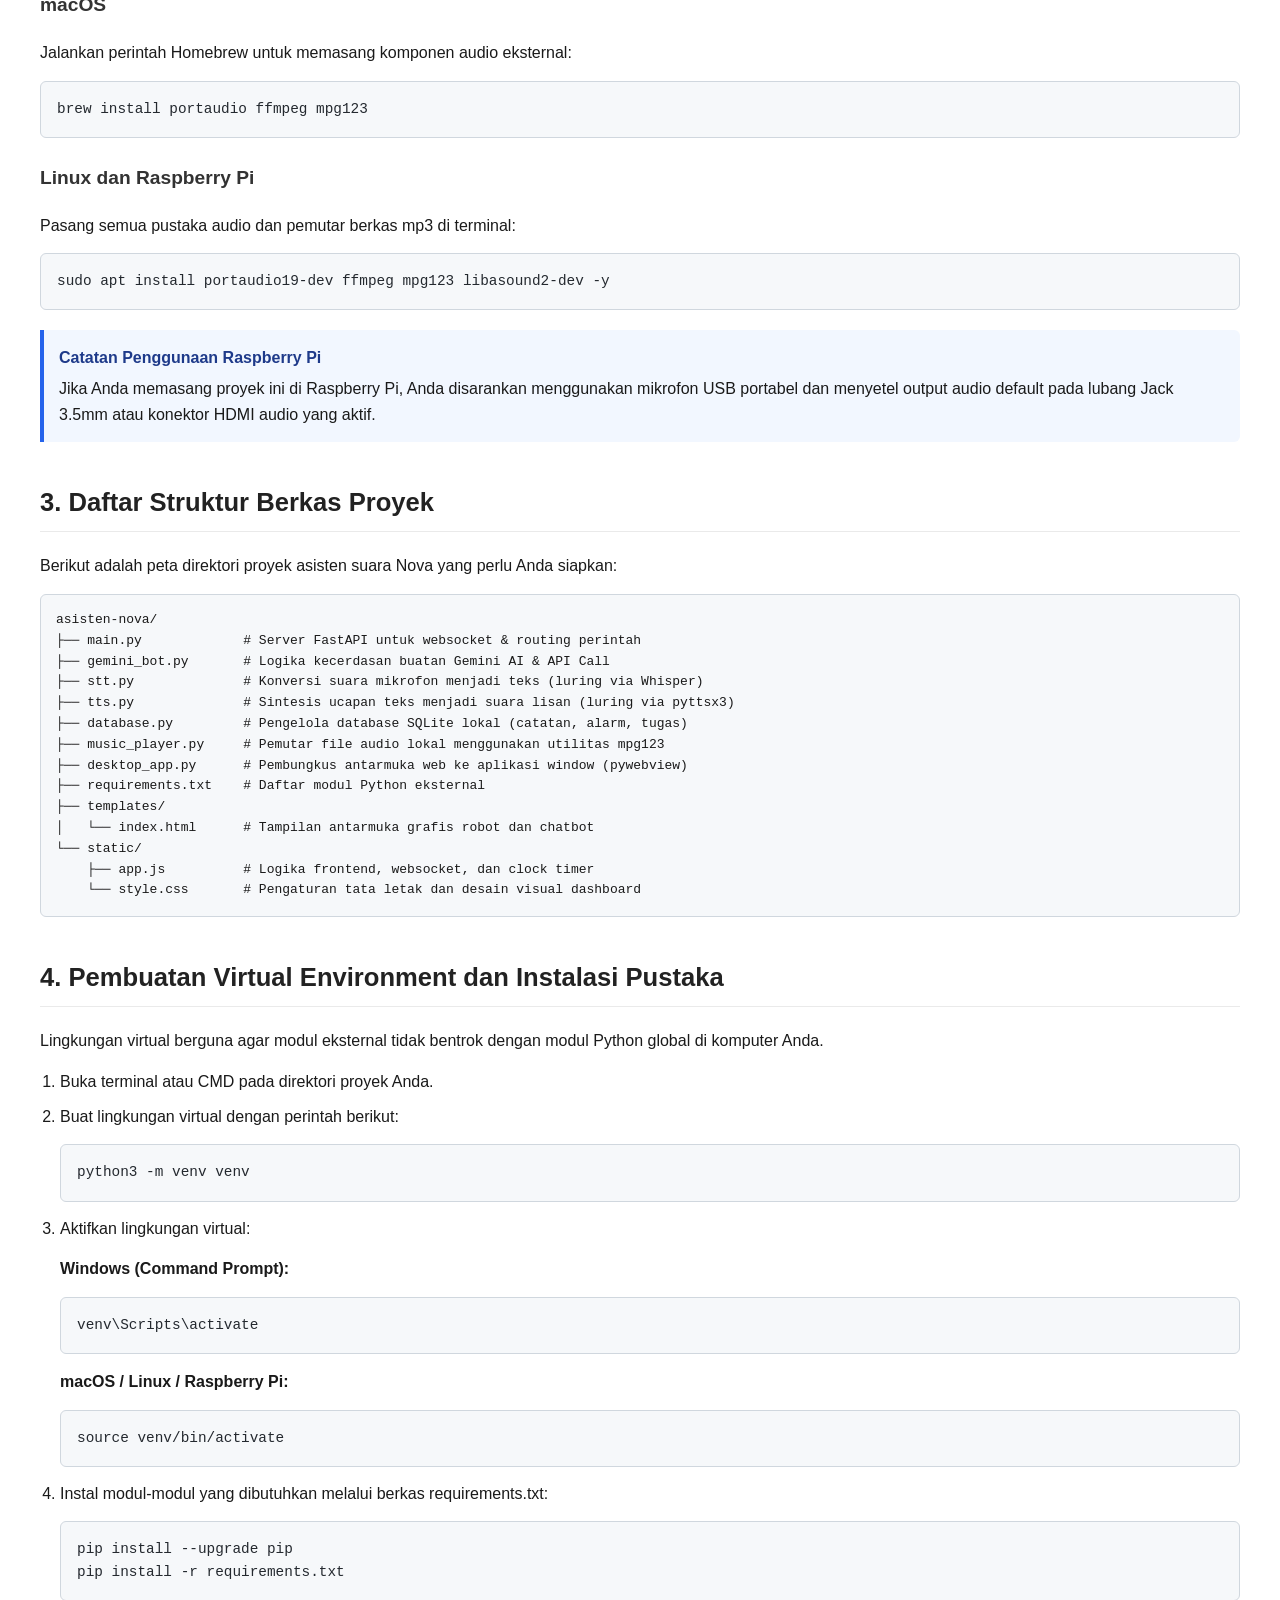
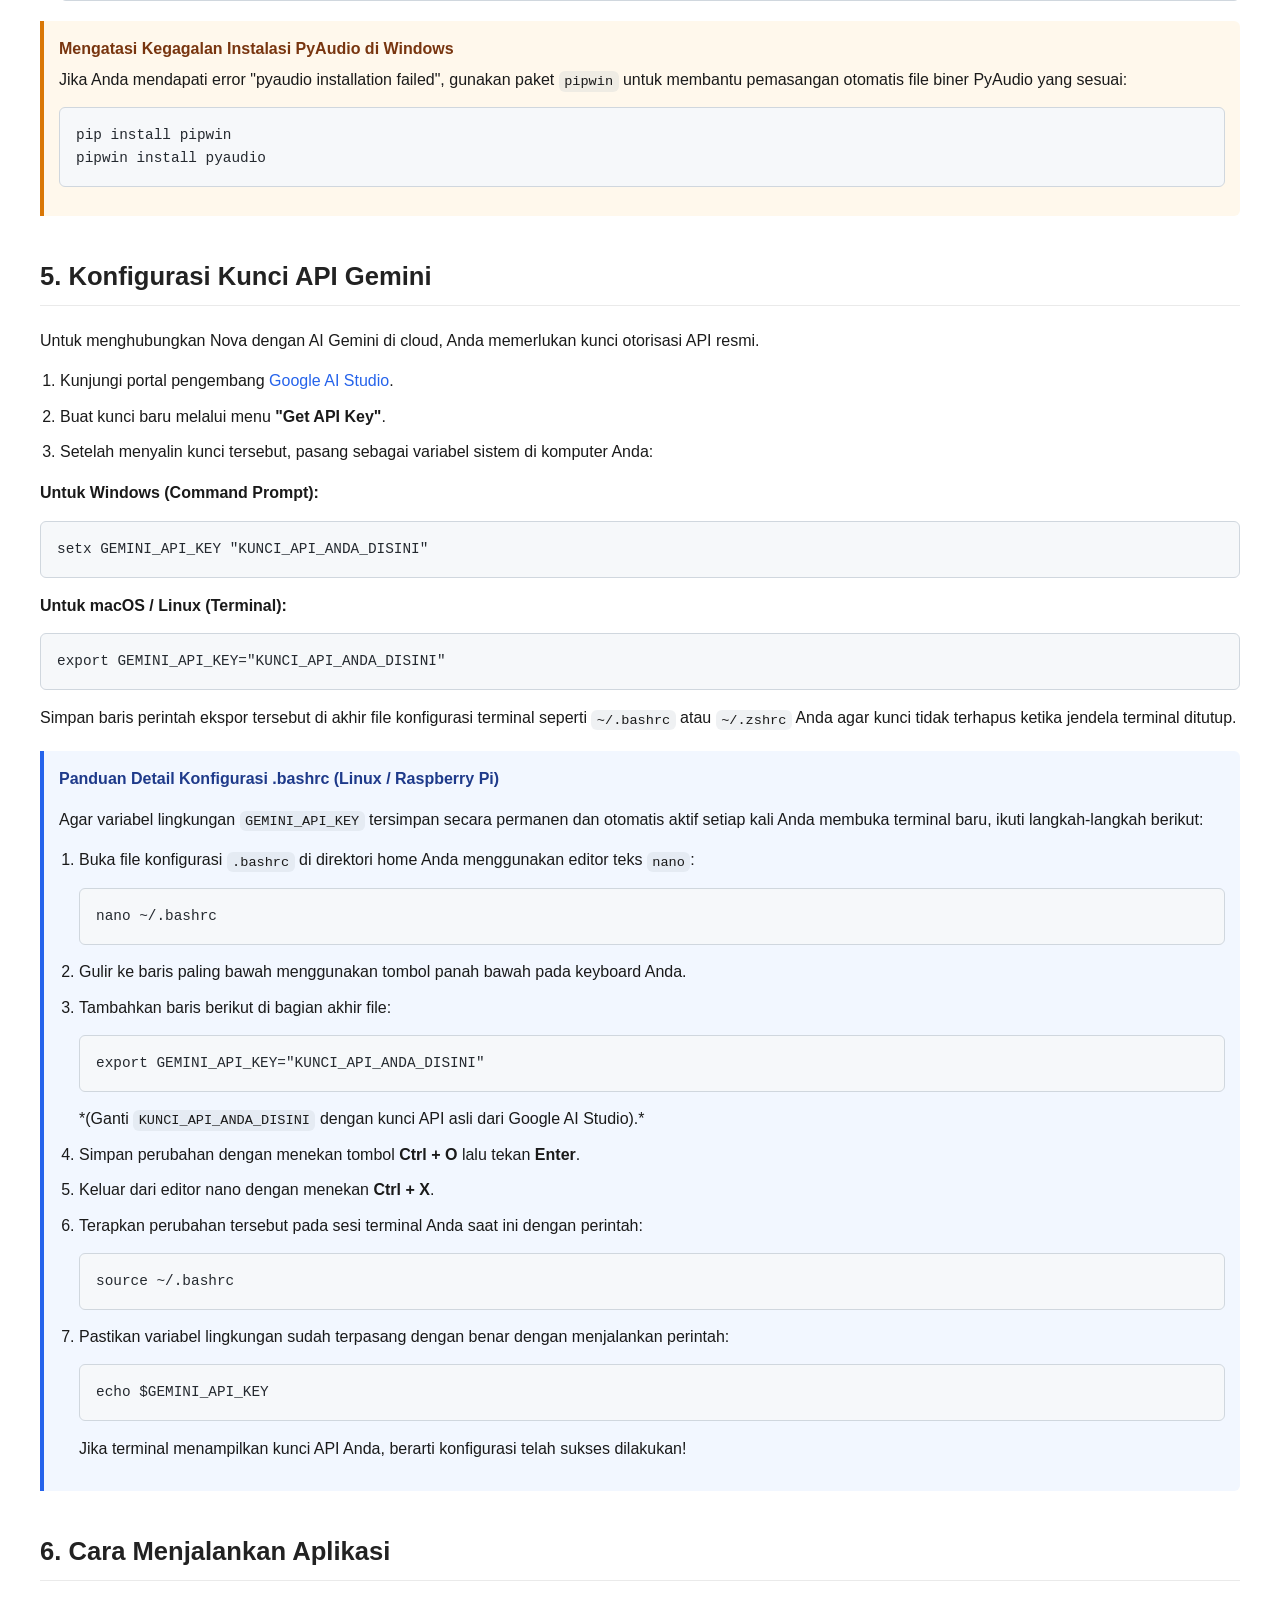
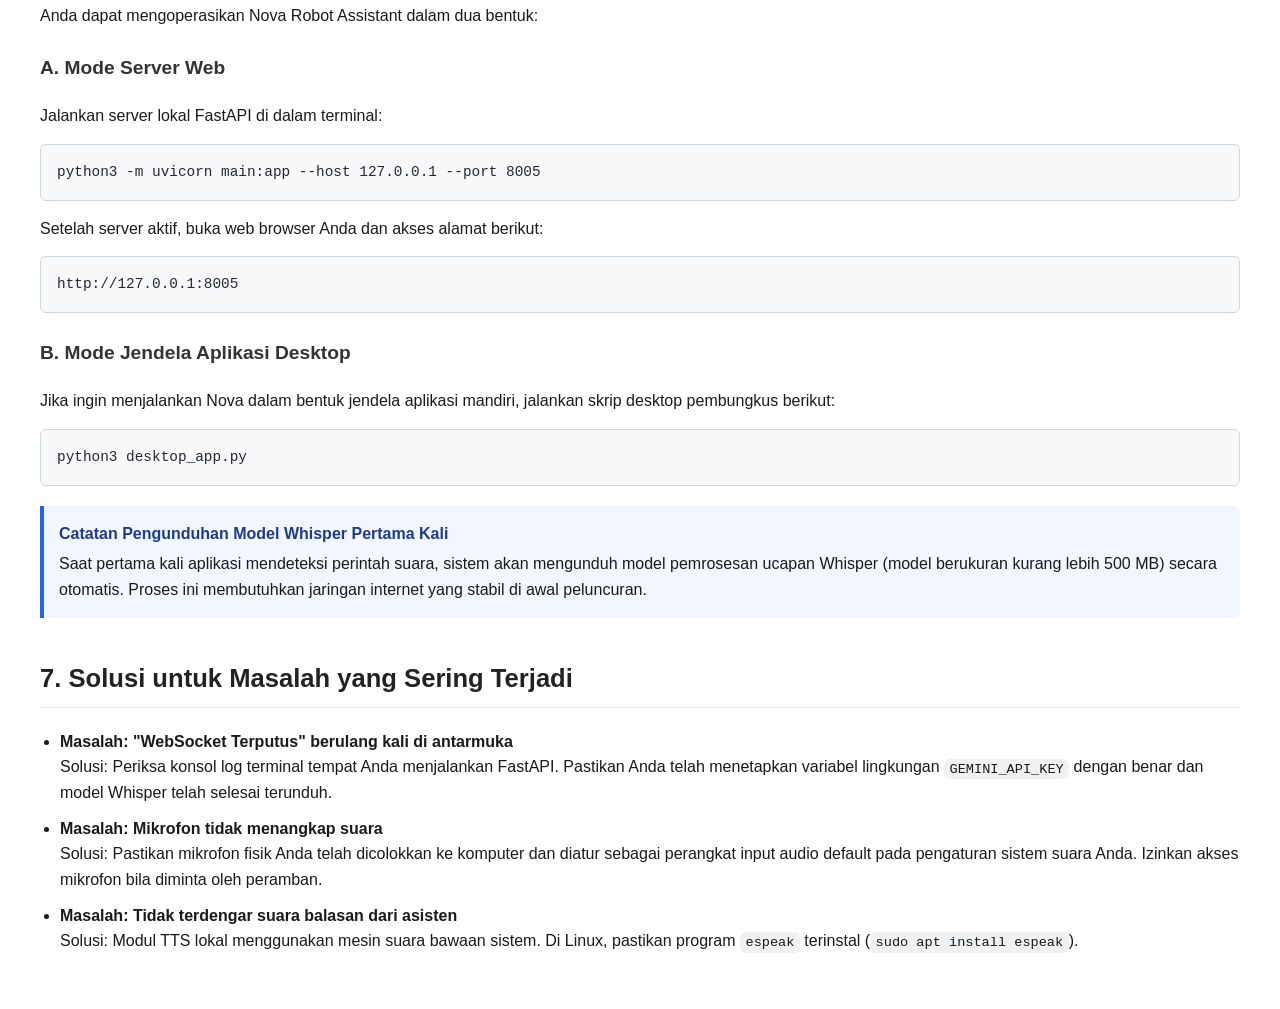
<file: tutorial_pembuatan_nova.html>
<!DOCTYPE html>
<html lang="id">
<head>
    <meta charset="UTF-8">
    <meta name="viewport" content="width=device-width, initial-scale=1.0">
    <title>Panduan Pembuatan Nova Robot Assistant</title>
    <style>
        body {
            font-family: -apple-system, BlinkMacSystemFont, "Segoe UI", Roboto, Helvetica, Arial, sans-serif;
            color: #1a1a1a;
            background-color: #ffffff;
            line-height: 1.6;
            margin: 0;
            padding: 40px;
        }

        h1 {
            font-size: 2.2rem;
            color: #111111;
            border-bottom: 2px solid #eaeaea;
            padding-bottom: 10px;
            margin-top: 0;
        }

        h2 {
            font-size: 1.6rem;
            color: #222222;
            border-bottom: 1px solid #eaeaea;
            padding-bottom: 8px;
            margin-top: 40px;
        }

        h3 {
            font-size: 1.2rem;
            color: #333333;
            margin-top: 25px;
        }

        p {
            margin: 15px 0;
        }

        a {
            color: #2563eb;
            text-decoration: none;
        }

        a:hover {
            text-decoration: underline;
        }

        ul, ol {
            padding-left: 20px;
            margin: 15px 0;
        }

        li {
            margin-bottom: 10px;
        }

        pre {
            background-color: #f6f8fa;
            border: 1px solid #d0d7de;
            border-radius: 6px;
            padding: 16px;
            font-family: ui-monospace, SFMono-Regular, SF Pro Mono, Menlo, Monaco, Consolas, "Liberation Mono", "Courier New", monospace;
            font-size: 0.9rem;
            overflow-x: auto;
            color: #24292f;
        }

        code {
            font-family: ui-monospace, SFMono-Regular, SF Pro Mono, Menlo, Monaco, Consolas, "Liberation Mono", "Courier New", monospace;
            background-color: rgba(175, 184, 193, 0.2);
            padding: 0.2em 0.4em;
            border-radius: 6px;
            font-size: 0.85em;
        }

        .note {
            background-color: #f2f7ff;
            border-left: 4px solid #2563eb;
            padding: 15px;
            margin: 20px 0;
            border-radius: 0 6px 6px 0;
        }

        .note-title {
            font-weight: bold;
            color: #1e3a8a;
            margin-bottom: 5px;
        }

        .warning {
            background-color: #fff8ec;
            border-left: 4px solid #d97706;
            padding: 15px;
            margin: 20px 0;
            border-radius: 0 6px 6px 0;
        }

        .warning-title {
            font-weight: bold;
            color: #78350f;
            margin-bottom: 5px;
        }

        .file-structure {
            font-family: monospace;
            white-space: pre;
            background-color: #f6f8fa;
            padding: 15px;
            border-radius: 6px;
            border: 1px solid #d0d7de;
            margin: 15px 0;
        }
    </style>
</head>
<body>

    <h1>Panduan Pembuatan Nova Robot Assistant</h1>
    <p>Dokumen ini ditujukan bagi pengembang maupun pemula yang ingin membangun robot asisten pintar berbasis kecerdasan buatan dari awal. Panduan mencakup penyiapan lingkungan sistem, instalasi dependensi, hingga menjalankan aplikasi di komputer lokal atau Raspberry Pi.</p>

    <h2>1. Penyiapan Python di Sistem Operasi</h2>
    <p>Aplikasi ini membutuhkan Python versi 3.10 atau versi di atasnya. Cari bagian di bawah sesuai dengan sistem operasi yang Anda pakai.</p>

    <h3>Windows</h3>
    <ol>
        <li>Unduh installer Python resmi dari <a href="https://www.python.org/downloads/" target="_blank">python.org</a>. Disarankan memilih versi 3.10 atau 3.11.</li>
        <li>Buka file installer yang sudah diunduh. Centang kotak <strong>"Add Python to PATH"</strong> sebelum mengeklik tombol "Install Now".</li>
        <li>Untuk memastikan instalasi berhasil, buka Command Prompt (CMD) dan jalankan:
            <pre>python --version</pre>
        </li>
    </ol>

    <h3>macOS</h3>
    <ol>
        <li>Instal Homebrew jika belum terinstal pada Mac Anda dengan perintah terminal:
            <pre>/bin/bash -c "$(curl -fsSL https://raw.githubusercontent.com/Homebrew/install/HEAD/install.sh)"</pre>
        </li>
        <li>Pasang Python menggunakan perintah brew:
            <pre>brew install python@3.10</pre>
        </li>
        <li>Uji versi terinstal di Terminal:
            <pre>python3 --version</pre>
        </li>
    </ol>

    <h3>Linux dan Raspberry Pi</h3>
    <ol>
        <li>Buka jendela Terminal dan perbarui indeks paket sistem Anda:
            <pre>sudo apt update && sudo apt upgrade -y</pre>
        </li>
        <li>Instal Python, pengelola paket PIP, serta modul lingkungan virtual dengan perintah berikut:
            <pre>sudo apt install python3 python3-pip python3-venv -y</pre>
        </li>
    </ol>

    <h2>2. Instalasi Dependensi Pustaka Sistem</h2>
    <p>Karena aplikasi memproses input suara dari mikrofon (STT) serta mengeluarkan ucapan suara (TTS) dan memutar berkas musik secara lokal, Anda perlu memasang beberapa alat multimedia bawaan sistem operasi.</p>

    <h3>Windows</h3>
    <ul>
        <li><strong>FFmpeg</strong>: Unduh paket biner dari situs resmi ffmpeg.org, ekstrak folder hasil unduhan, dan masukkan folder <code>bin</code> ke dalam Environment Variables sistem agar bisa dibaca Python.</li>
        <li><strong>Build Tools C++</strong>: Jika terjadi kendala saat mengompilasi modul luring (seperti PyAudio), unduh dan instal Build Tools untuk Visual Studio dari situs web Microsoft.</li>
    </ul>

    <h3>macOS</h3>
    <p>Jalankan perintah Homebrew untuk memasang komponen audio eksternal:</p>
    <pre>brew install portaudio ffmpeg mpg123</pre>

    <h3>Linux dan Raspberry Pi</h3>
    <p>Pasang semua pustaka audio dan pemutar berkas mp3 di terminal:</p>
    <pre>sudo apt install portaudio19-dev ffmpeg mpg123 libasound2-dev -y</pre>

    <div class="note">
        <div class="note-title">Catatan Penggunaan Raspberry Pi</div>
        Jika Anda memasang proyek ini di Raspberry Pi, Anda disarankan menggunakan mikrofon USB portabel dan menyetel output audio default pada lubang Jack 3.5mm atau konektor HDMI audio yang aktif.
    </div>

    <h2>3. Daftar Struktur Berkas Proyek</h2>
    <p>Berikut adalah peta direktori proyek asisten suara Nova yang perlu Anda siapkan:</p>

    <div class="file-structure">asisten-nova/
├── main.py             # Server FastAPI untuk websocket & routing perintah
├── gemini_bot.py       # Logika kecerdasan buatan Gemini AI & API Call
├── stt.py              # Konversi suara mikrofon menjadi teks (luring via Whisper)
├── tts.py              # Sintesis ucapan teks menjadi suara lisan (luring via pyttsx3)
├── database.py         # Pengelola database SQLite lokal (catatan, alarm, tugas)
├── music_player.py     # Pemutar file audio lokal menggunakan utilitas mpg123
├── desktop_app.py      # Pembungkus antarmuka web ke aplikasi window (pywebview)
├── requirements.txt    # Daftar modul Python eksternal
├── templates/
│   └── index.html      # Tampilan antarmuka grafis robot dan chatbot
└── static/
    ├── app.js          # Logika frontend, websocket, dan clock timer
    └── style.css       # Pengaturan tata letak dan desain visual dashboard</div>

    <h2>4. Pembuatan Virtual Environment dan Instalasi Pustaka</h2>
    <p>Lingkungan virtual berguna agar modul eksternal tidak bentrok dengan modul Python global di komputer Anda.</p>

    <ol>
        <li>Buka terminal atau CMD pada direktori proyek Anda.</li>
        <li>Buat lingkungan virtual dengan perintah berikut:
            <pre>python3 -m venv venv</pre>
        </li>
        <li>Aktifkan lingkungan virtual:
            <p><strong>Windows (Command Prompt):</strong></p>
            <pre>venv\Scripts\activate</pre>
            <p><strong>macOS / Linux / Raspberry Pi:</strong></p>
            <pre>source venv/bin/activate</pre>
        </li>
        <li>Instal modul-modul yang dibutuhkan melalui berkas requirements.txt:
            <pre>pip install --upgrade pip
pip install -r requirements.txt</pre>
        </li>
    </ol>

    <div class="warning">
        <div class="warning-title">Mengatasi Kegagalan Instalasi PyAudio di Windows</div>
        Jika Anda mendapati error "pyaudio installation failed", gunakan paket <code>pipwin</code> untuk membantu pemasangan otomatis file biner PyAudio yang sesuai:
        <pre>pip install pipwin
pipwin install pyaudio</pre>
    </div>

    <h2>5. Konfigurasi Kunci API Gemini</h2>
    <p>Untuk menghubungkan Nova dengan AI Gemini di cloud, Anda memerlukan kunci otorisasi API resmi.</p>

    <ol>
        <li>Kunjungi portal pengembang <a href="https://aistudio.google.com/" target="_blank">Google AI Studio</a>.</li>
        <li>Buat kunci baru melalui menu <strong>"Get API Key"</strong>.</li>
        <li>Setelah menyalin kunci tersebut, pasang sebagai variabel sistem di komputer Anda:</li>
    </ol>

    <p><strong>Untuk Windows (Command Prompt):</strong></p>
    <pre>setx GEMINI_API_KEY "KUNCI_API_ANDA_DISINI"</pre>

    <p><strong>Untuk macOS / Linux (Terminal):</strong></p>
    <pre>export GEMINI_API_KEY="KUNCI_API_ANDA_DISINI"</pre>
    <p>Simpan baris perintah ekspor tersebut di akhir file konfigurasi terminal seperti <code>~/.bashrc</code> atau <code>~/.zshrc</code> Anda agar kunci tidak terhapus ketika jendela terminal ditutup.</p>

    <div class="note">
        <div class="note-title">Panduan Detail Konfigurasi .bashrc (Linux / Raspberry Pi)</div>
        <p>Agar variabel lingkungan <code>GEMINI_API_KEY</code> tersimpan secara permanen dan otomatis aktif setiap kali Anda membuka terminal baru, ikuti langkah-langkah berikut:</p>
        <ol>
            <li>Buka file konfigurasi <code>.bashrc</code> di direktori home Anda menggunakan editor teks <code>nano</code>:
                <pre>nano ~/.bashrc</pre>
            </li>
            <li>Gulir ke baris paling bawah menggunakan tombol panah bawah pada keyboard Anda.</li>
            <li>Tambahkan baris berikut di bagian akhir file:
                <pre>export GEMINI_API_KEY="KUNCI_API_ANDA_DISINI"</pre>
                *(Ganti <code>KUNCI_API_ANDA_DISINI</code> dengan kunci API asli dari Google AI Studio).*
            </li>
            <li>Simpan perubahan dengan menekan tombol <strong>Ctrl + O</strong> lalu tekan <strong>Enter</strong>.</li>
            <li>Keluar dari editor nano dengan menekan <strong>Ctrl + X</strong>.</li>
            <li>Terapkan perubahan tersebut pada sesi terminal Anda saat ini dengan perintah:
                <pre>source ~/.bashrc</pre>
            </li>
            <li>Pastikan variabel lingkungan sudah terpasang dengan benar dengan menjalankan perintah:
                <pre>echo $GEMINI_API_KEY</pre>
                Jika terminal menampilkan kunci API Anda, berarti konfigurasi telah sukses dilakukan!
            </li>
        </ol>
    </div>

    <h2>6. Cara Menjalankan Aplikasi</h2>
    <p>Anda dapat mengoperasikan Nova Robot Assistant dalam dua bentuk:</p>

    <h3>A. Mode Server Web</h3>
    <p>Jalankan server lokal FastAPI di dalam terminal:</p>
    <pre>python3 -m uvicorn main:app --host 127.0.0.1 --port 8005</pre>
    <p>Setelah server aktif, buka web browser Anda dan akses alamat berikut:</p>
    <pre>http://127.0.0.1:8005</pre>

    <h3>B. Mode Jendela Aplikasi Desktop</h3>
    <p>Jika ingin menjalankan Nova dalam bentuk jendela aplikasi mandiri, jalankan skrip desktop pembungkus berikut:</p>
    <pre>python3 desktop_app.py</pre>

    <div class="note">
        <div class="note-title">Catatan Pengunduhan Model Whisper Pertama Kali</div>
        Saat pertama kali aplikasi mendeteksi perintah suara, sistem akan mengunduh model pemrosesan ucapan Whisper (model berukuran kurang lebih 500 MB) secara otomatis. Proses ini membutuhkan jaringan internet yang stabil di awal peluncuran.
    </div>

    <h2>7. Solusi untuk Masalah yang Sering Terjadi</h2>
    <ul>
        <li>
            <strong>Masalah: "WebSocket Terputus" berulang kali di antarmuka</strong><br>
            Solusi: Periksa konsol log terminal tempat Anda menjalankan FastAPI. Pastikan Anda telah menetapkan variabel lingkungan <code>GEMINI_API_KEY</code> dengan benar dan model Whisper telah selesai terunduh.
        </li>
        <li>
            <strong>Masalah: Mikrofon tidak menangkap suara</strong><br>
            Solusi: Pastikan mikrofon fisik Anda telah dicolokkan ke komputer dan diatur sebagai perangkat input audio default pada pengaturan sistem suara Anda. Izinkan akses mikrofon bila diminta oleh peramban.
        </li>
        <li>
            <strong>Masalah: Tidak terdengar suara balasan dari asisten</strong><br>
            Solusi: Modul TTS lokal menggunakan mesin suara bawaan sistem. Di Linux, pastikan program <code>espeak</code> terinstal (<code>sudo apt install espeak</code>).
        </li>
    </ul>

</body>
</html>
</file>
<file: static/style.css>
/* static/style.css */
:root {
    --bg-dark: #050814;
    --panel-bg: rgba(10, 18, 36, 0.75);
    --panel-border: rgba(0, 243, 255, 0.15);
    
    /* Neon Palette */
    --neon-cyan: #00f3ff;
    --neon-purple: #bd00ff;
    --neon-green: #00ff66;
    --neon-orange: #ff9f00;
    --neon-red: #ff0055;
    
    /* State colors */
    --color-idle: var(--neon-cyan);
    --color-listening: var(--neon-green);
    --color-thinking: var(--neon-purple);
    --color-speaking: var(--neon-orange);
    
    --text-primary: #f0f4ff;
    --text-muted: #8fa0c0;
    
    --font-cyber: 'Orbitron', sans-serif;
    --font-sans: 'Plus Jakarta Sans', sans-serif;
}

* {
    box-sizing: border-box;
    margin: 0;
    padding: 0;
}

body {
    background-color: var(--bg-dark);
    color: var(--text-primary);
    font-family: var(--font-sans);
    overflow: hidden;
    height: 100vh;
    width: 100vw;
    display: flex;
    justify-content: center;
    align-items: center;
}

/* Background Cyber Grid effect */
body::before {
    content: "";
    position: absolute;
    width: 100%;
    height: 100%;
    background-image: 
        linear-gradient(rgba(0, 243, 255, 0.03) 1px, transparent 1px),
        linear-gradient(90deg, rgba(0, 243, 255, 0.03) 1px, transparent 1px);
    background-size: 30px 30px;
    z-index: -1;
}

/* Ambient Pulsing Glow Background */
body::after {
    content: "";
    position: absolute;
    width: 650px;
    height: 650px;
    background: radial-gradient(circle, var(--neon-cyan) 0%, rgba(0, 0, 0, 0) 70%);
    opacity: 0.12;
    top: 50%;
    left: 50%;
    transform: translate(-50%, -50%);
    z-index: -2;
    filter: blur(90px);
    pointer-events: none;
    animation: pulseAmbientGlow 10s infinite alternate ease-in-out;
    transition: background 0.5s ease;
}

body.theme-brutalist::after {
    display: none;
}

@keyframes pulseAmbientGlow {
    0% {
        opacity: 0.08;
        transform: translate(-50%, -50%) scale(0.9);
    }
    100% {
        opacity: 0.16;
        transform: translate(-50%, -50%) scale(1.1);
    }
}

.app-container {
    display: flex;
    width: 100%;
    height: 100%;
    overflow: hidden;
}

/* ==========================================================================
   LEFT PANEL: Robot Face & Dialogue
   ========================================================================== */
.face-panel {
    flex: 1;
    display: flex;
    flex-direction: column;
    justify-content: space-between;
    padding: 15px;
    height: 100%;
    position: relative;
}

.robot-face {
    flex: 1;
    min-height: 220px;
    display: flex;
    flex-direction: column;
    justify-content: center;
    align-items: center;
    position: relative;
    border-radius: 12px;
    background: radial-gradient(circle, rgba(12, 25, 50, 0.3) 0%, rgba(5, 8, 20, 0.5) 100%);
    margin-bottom: 10px;
    border: 1px solid rgba(0, 243, 255, 0.05);
}

.robot-clock {
    font-family: SFMono-Regular, Consolas, "Liberation Mono", Menlo, monospace;
    font-size: 1.35rem;
    font-weight: 600;
    color: var(--neon-cyan);
    letter-spacing: 2px;
    text-shadow: 0 0 10px var(--neon-cyan), 0 0 5px rgba(0, 243, 255, 0.3);
    margin-bottom: 25px;
    opacity: 0.85;
    transition: all 0.3s ease;
    z-index: 10;
}

body.theme-brutalist .robot-clock {
    color: #000000;
    font-weight: 800;
    text-shadow: none;
    background: #ffffff;
    border: 2px solid #000000;
    padding: 2px 10px;
    box-shadow: 3px 3px 0px #000000;
    border-radius: 0px;
}

/* Status indicator pill */
.status-indicator {
    position: absolute;
    top: 15px;
    display: flex;
    align-items: center;
    gap: 8px;
    padding: 6px 14px;
    border-radius: 20px;
    background: rgba(0, 0, 0, 0.4);
    border: 1px solid var(--panel-border);
    font-family: var(--font-cyber);
    font-size: 0.75rem;
    font-weight: 700;
    letter-spacing: 1.5px;
}

.status-dot {
    width: 8px;
    height: 8px;
    border-radius: 50%;
    background-color: var(--color-idle);
    box-shadow: 0 0 10px var(--color-idle);
}

/* Eyes Styling */
.eyes-container {
    display: flex;
    gap: 70px;
    margin-bottom: 40px;
}

.eye-wrapper {
    perspective: 1000px;
}

.eye {
    width: 65px;
    height: 65px;
    border-radius: 50%;
    border: 4px solid var(--color-idle);
    background-color: rgba(0, 243, 255, 0.05);
    box-shadow: 0 0 25px rgba(0, 243, 255, 0.3), inset 0 0 15px rgba(0, 243, 255, 0.2);
    display: flex;
    justify-content: center;
    align-items: center;
    transition: all 0.3s cubic-bezier(0.175, 0.885, 0.32, 1.275);
    transform-origin: center;
}

.pupil {
    width: 18px;
    height: 18px;
    border-radius: 50%;
    background-color: var(--color-idle);
    box-shadow: 0 0 15px var(--color-idle);
    transition: all 0.3s ease;
    position: relative;
}

.pupil::before {
    content: "";
    position: absolute;
    top: 3px;
    left: 3px;
    width: 5px;
    height: 5px;
    background: #ffffff;
    border-radius: 50%;
    opacity: 0.8;
}

/* Mouth / Waveform container */
.mouth-container {
    width: 250px;
    height: 80px;
    display: flex;
    justify-content: center;
    align-items: center;
}

.mouth-svg {
    width: 100%;
    height: 100%;
    filter: drop-shadow(0 0 8px var(--neon-cyan));
}

#mouthPath {
    transition: stroke 0.3s ease;
}

/* Captions (Subtitles) Area */
.captions-area {
    min-height: 85px;
    max-height: 180px;
    overflow-y: auto;
    display: flex;
    flex-direction: column;
    gap: 8px;
    padding: 8px;
    background: rgba(10, 18, 36, 0.25);
    border: 1px solid rgba(0, 243, 255, 0.08);
    border-radius: 8px;
    margin-bottom: 8px;
}

/* Custom Scrollbar for Captions Area */
.captions-area::-webkit-scrollbar {
    width: 6px;
}
.captions-area::-webkit-scrollbar-track {
    background: rgba(5, 8, 20, 0.5);
    border-radius: 3px;
}
.captions-area::-webkit-scrollbar-thumb {
    background: rgba(0, 243, 255, 0.25);
    border-radius: 3px;
}
.captions-area::-webkit-scrollbar-thumb:hover {
    background: rgba(0, 243, 255, 0.55);
}

.speech-bubble {
    font-size: 0.85rem;
    padding: 8px 12px;
    border-radius: 8px;
    max-width: 95%;
    box-sizing: border-box;
    line-height: 1.4;
    transition: all 0.3s ease;
    white-space: pre-wrap;
}

/* Source Badge */
.source-badge {
    display: inline-flex;
    align-items: center;
    font-family: var(--font-cyber);
    font-size: 0.65rem;
    font-weight: 700;
    padding: 2px 6px;
    border-radius: 4px;
    margin-bottom: 6px;
    letter-spacing: 0.5px;
}

.badge-local {
    background: rgba(0, 255, 102, 0.1);
    border: 1px solid var(--neon-green);
    color: var(--neon-green);
}

.badge-gemini {
    background: rgba(189, 0, 255, 0.1);
    border: 1px solid var(--neon-purple);
    color: var(--neon-purple);
}

.user-bubble {
    align-self: flex-end;
    background: rgba(0, 243, 255, 0.08);
    border-left: 3px solid var(--neon-cyan);
    color: var(--text-primary);
    opacity: 0.9;
}

.bot-bubble {
    align-self: flex-start;
    background: rgba(255, 159, 0, 0.06);
    border-left: 3px solid var(--neon-orange);
    color: var(--text-primary);
    font-weight: 500;
}

/* Formatted elements inside bot text */
.bot-text p {
    margin: 6px 0;
}
.bot-text h3 {
    color: var(--neon-orange);
    font-size: 1rem;
    margin: 12px 0 6px 0;
    font-family: var(--font-cyber);
    text-transform: uppercase;
    letter-spacing: 0.5px;
}
.bot-text h2 {
    color: var(--neon-orange);
    font-size: 1.15rem;
    margin: 14px 0 8px 0;
    font-family: var(--font-cyber);
    text-transform: uppercase;
    letter-spacing: 0.5px;
}
.bot-text h1 {
    color: var(--neon-orange);
    font-size: 1.3rem;
    margin: 16px 0 10px 0;
    font-family: var(--font-cyber);
    text-transform: uppercase;
    letter-spacing: 0.5px;
}
.bot-text ul {
    margin: 6px 0;
    padding-left: 20px;
    list-style-type: square;
}
.bot-text li {
    margin: 4px 0;
    font-weight: 400;
}
.bot-text code {
    background: rgba(255, 159, 0, 0.12);
    border: 1px solid rgba(255, 159, 0, 0.3);
    color: var(--neon-orange);
    padding: 2px 5px;
    border-radius: 4px;
    font-family: monospace;
    font-size: 0.85em;
}
.bot-text strong {
    color: var(--neon-orange);
    font-weight: 700;
}
.bot-text .spacer {
    height: 8px;
}

/* Controls Panel (Text input and mic button) */
.controls-panel {
    display: flex;
    gap: 10px;
    align-items: center;
    margin-top: 10px;
}

.input-form {
    flex: 1;
    display: flex;
    position: relative;
}

.input-form input {
    width: 100%;
    background: rgba(5, 8, 20, 0.8);
    border: 1px solid var(--panel-border);
    border-radius: 25px;
    padding: 10px 45px 10px 18px;
    color: var(--text-primary);
    font-family: var(--font-sans);
    font-size: 0.85rem;
    outline: none;
    transition: all 0.3s ease;
}

.input-form input:focus {
    border-color: var(--neon-cyan);
    box-shadow: 0 0 10px rgba(0, 243, 255, 0.2);
}

.input-form input.recording-note-mode {
    border-color: var(--neon-green);
    box-shadow: 0 0 10px rgba(0, 255, 102, 0.2);
}
.input-form input.recording-note-mode:focus {
    border-color: var(--neon-green);
    box-shadow: 0 0 15px rgba(0, 255, 102, 0.4);
}

.btn-send {
    position: absolute;
    right: 12px;
    top: 50%;
    transform: translateY(-50%);
    background: none;
    border: none;
    color: var(--neon-cyan);
    cursor: pointer;
    opacity: 0.8;
    transition: all 0.2s ease;
}

.btn-send:hover {
    opacity: 1;
    transform: translateY(-50%) scale(1.1);
}

.btn-mic {
    position: relative;
    width: 42px;
    height: 42px;
    border-radius: 50%;
    background: rgba(10, 18, 36, 0.9);
    border: 1px solid var(--panel-border);
    cursor: pointer;
    display: flex;
    justify-content: center;
    align-items: center;
    transition: all 0.3s cubic-bezier(0.175, 0.885, 0.32, 1.275);
}

.btn-mic:active {
    transform: scale(0.95);
}

/* Specific button modes and hover styles */
.btn-mic.mode-local {
    color: var(--neon-green);
    border-color: rgba(0, 255, 102, 0.3);
    box-shadow: 0 0 10px rgba(0, 255, 102, 0.15);
}
.btn-mic.mode-local:hover {
    transform: scale(1.08);
    box-shadow: 0 0 15px rgba(0, 255, 102, 0.4);
    border-color: var(--neon-green);
}

.btn-mic.mode-ai {
    color: var(--neon-purple);
    border-color: rgba(189, 0, 255, 0.3);
    box-shadow: 0 0 10px rgba(189, 0, 255, 0.15);
}
.btn-mic.mode-ai:hover {
    transform: scale(1.08);
    box-shadow: 0 0 15px rgba(189, 0, 255, 0.4);
    border-color: var(--neon-purple);
}

.btn-mic.mode-hybrid {
    color: var(--neon-cyan);
    border-color: rgba(0, 243, 255, 0.3);
    box-shadow: 0 0 10px rgba(0, 243, 255, 0.15);
}
.btn-mic.mode-hybrid:hover {
    transform: scale(1.08);
    box-shadow: 0 0 15px rgba(0, 243, 255, 0.4);
    border-color: var(--neon-cyan);
}

.btn-mic.btn-stop-speak {
    color: var(--neon-red);
    border-color: rgba(255, 0, 85, 0.3);
    box-shadow: 0 0 10px rgba(255, 0, 85, 0.15);
}
.btn-mic.btn-stop-speak:hover {
    transform: scale(1.08);
    box-shadow: 0 0 15px rgba(255, 0, 85, 0.4);
    border-color: var(--neon-red);
}

/* Badge styling to represent mode */
.btn-mic .btn-badge {
    position: absolute;
    bottom: -3px;
    right: -3px;
    background: var(--bg-dark);
    font-size: 0.5rem;
    font-weight: 800;
    padding: 1px 3px;
    border-radius: 4px;
    border: 1px solid var(--panel-border);
    font-family: var(--font-cyber);
    transition: all 0.3s ease;
}

.btn-mic.mode-local .btn-badge {
    color: var(--neon-green);
    border-color: rgba(0, 255, 102, 0.5);
}

.btn-mic.mode-ai .btn-badge {
    color: var(--neon-purple);
    border-color: rgba(189, 0, 255, 0.5);
}

.btn-mic.mode-hybrid .btn-badge {
    color: var(--neon-cyan);
    border-color: rgba(0, 243, 255, 0.5);
}

.btn-mic.btn-stop-speak .btn-badge {
    color: var(--neon-red);
    border-color: rgba(255, 0, 85, 0.5);
}

/* State Classes for Face Panel */
.state-listening .status-dot {
    background-color: var(--color-listening);
    box-shadow: 0 0 15px var(--color-listening);
}
.state-listening .eye {
    border-color: var(--color-listening);
    box-shadow: 0 0 25px rgba(0, 255, 102, 0.4), inset 0 0 15px rgba(0, 255, 102, 0.2);
    transform: scale(1.05);
}
.state-listening .pupil {
    background-color: var(--color-listening);
    box-shadow: 0 0 15px var(--color-listening);
    width: 24px;
    height: 24px;
}

/* Specific Mic Button animations when listening */
.state-listening[data-listening-mode="local"] #btnMicLocal {
    background: var(--neon-green);
    border-color: var(--neon-green);
    color: #000;
    box-shadow: 0 0 20px rgba(0, 255, 102, 0.5);
    animation: pulseMicLocal 1.5s infinite;
}
.state-listening[data-listening-mode="local"] #btnMicLocal .btn-badge {
    background: #000;
    color: var(--neon-green);
    border-color: #000;
}

.state-listening[data-listening-mode="ai"] #btnMicAI {
    background: var(--neon-purple);
    border-color: var(--neon-purple);
    color: #000;
    box-shadow: 0 0 20px rgba(189, 0, 255, 0.5);
    animation: pulseMicAI 1.5s infinite;
}
.state-listening[data-listening-mode="ai"] #btnMicAI .btn-badge {
    background: #000;
    color: var(--neon-purple);
    border-color: #000;
}

.state-listening[data-listening-mode="hybrid"] #btnMic {
    background: var(--neon-cyan);
    border-color: var(--neon-cyan);
    color: #000;
    box-shadow: 0 0 20px rgba(0, 243, 255, 0.5);
    animation: pulseMicHybrid 1.5s infinite;
}
.state-listening[data-listening-mode="hybrid"] #btnMic .btn-badge {
    background: #000;
    color: var(--neon-cyan);
    border-color: #000;
}

.state-thinking .status-dot {
    background-color: var(--color-thinking);
    box-shadow: 0 0 15px var(--color-thinking);
}
.state-thinking .eye {
    border-color: var(--color-thinking);
    box-shadow: 0 0 25px rgba(189, 0, 255, 0.4), inset 0 0 15px rgba(189, 0, 255, 0.2);
    height: 25px; /* Narrow eyes */
    border-radius: 50% / 10px;
}
.state-thinking .pupil {
    background-color: var(--color-thinking);
    box-shadow: 0 0 15px var(--color-thinking);
    width: 14px;
    height: 10px;
}

.state-speaking .status-dot {
    background-color: var(--color-speaking);
    box-shadow: 0 0 15px var(--color-speaking);
}
.state-speaking .eye {
    border-color: var(--color-speaking);
    box-shadow: 0 0 25px rgba(255, 159, 0, 0.4), inset 0 0 15px rgba(255, 159, 0, 0.2);
}
.state-speaking .pupil {
    background-color: var(--color-speaking);
    box-shadow: 0 0 15px var(--color-speaking);
}

@keyframes pulseMicLocal {
    0% { box-shadow: 0 0 0 0 rgba(0, 255, 102, 0.6); }
    70% { box-shadow: 0 0 0 12px rgba(0, 255, 102, 0); }
    100% { box-shadow: 0 0 0 0 rgba(0, 255, 102, 0); }
}

@keyframes pulseMicAI {
    0% { box-shadow: 0 0 0 0 rgba(189, 0, 255, 0.6); }
    70% { box-shadow: 0 0 0 12px rgba(189, 0, 255, 0); }
    100% { box-shadow: 0 0 0 0 rgba(189, 0, 255, 0); }
}

@keyframes pulseMicHybrid {
    0% { box-shadow: 0 0 0 0 rgba(0, 243, 255, 0.6); }
    70% { box-shadow: 0 0 0 12px rgba(0, 243, 255, 0); }
    100% { box-shadow: 0 0 0 0 rgba(0, 243, 255, 0); }
}


/* ==========================================================================
   RIGHT PANEL: Dashboard Sidebar (Tabbed List)
   ========================================================================== */
.dashboard-panel {
    width: 420px;
    flex-shrink: 0;
    background: var(--panel-bg);
    backdrop-filter: blur(10px);
    border-left: 1px solid var(--panel-border);
    height: 100%;
    display: flex;
    flex-direction: column;
    justify-content: space-between;
    box-shadow: -5px 0 30px rgba(0,0,0,0.6);
    transition: width 0.3s cubic-bezier(0.4, 0, 0.2, 1), border-left-color 0.3s ease;
    overflow: hidden;
    position: relative;
}

.sidebar-hidden .dashboard-panel {
    width: 0;
    border-left-color: transparent;
    box-shadow: none;
}

/* Sidebar Toggle Button Styles */
.btn-toggle-sidebar {
    position: absolute;
    top: 15px;
    right: 15px;
    width: 38px;
    height: 38px;
    border-radius: 50%;
    background: rgba(10, 18, 36, 0.85);
    border: 1px solid var(--panel-border);
    color: var(--neon-cyan);
    cursor: pointer;
    display: flex;
    justify-content: center;
    align-items: center;
    box-shadow: 0 0 10px rgba(0, 243, 255, 0.1);
    z-index: 100;
    transition: all 0.3s cubic-bezier(0.4, 0, 0.2, 1);
}

.btn-toggle-sidebar:hover {
    transform: scale(1.08);
    box-shadow: 0 0 15px rgba(0, 243, 255, 0.3);
    border-color: var(--neon-cyan);
}

.btn-toggle-sidebar:active {
    transform: scale(0.95);
}

.btn-toggle-sidebar svg {
    transition: transform 0.3s cubic-bezier(0.4, 0, 0.2, 1);
}

.sidebar-hidden .btn-toggle-sidebar svg {
    transform: rotate(180deg);
}

/* Tabs Header */
.tab-headers {
    display: flex;
    background: rgba(0, 0, 0, 0.3);
    border-bottom: 1px solid var(--panel-border);
}

.tab-btn {
    flex: 1;
    background: none;
    border: none;
    border-bottom: 2px solid transparent;
    color: var(--text-muted);
    font-family: var(--font-cyber);
    font-size: 0.75rem;
    font-weight: 700;
    padding: 14px 5px;
    cursor: pointer;
    transition: all 0.3s ease;
    letter-spacing: 1px;
}

.tab-btn:hover {
    color: var(--text-primary);
    background: rgba(0, 243, 255, 0.02);
}

.tab-btn.active {
    color: var(--neon-cyan);
    border-bottom-color: var(--neon-cyan);
    background: rgba(0, 243, 255, 0.05);
    text-shadow: 0 0 8px rgba(0, 243, 255, 0.5);
}

/* Tab Contents Area */
.tab-contents {
    flex: 1;
    overflow: hidden;
    padding: 15px 12px 10px 15px;
}

.tab-pane {
    display: none;
    height: 100%;
    flex-direction: column;
}

.tab-pane.active {
    display: flex;
}

.pane-header {
    display: flex;
    justify-content: space-between;
    align-items: center;
    margin-bottom: 12px;
}

.pane-header h2 {
    font-family: var(--font-cyber);
    font-size: 0.95rem;
    color: var(--neon-cyan);
    letter-spacing: 0.5px;
}

.count-badge {
    background: rgba(0, 243, 255, 0.15);
    border: 1px solid var(--neon-cyan);
    color: var(--neon-cyan);
    font-family: var(--font-cyber);
    font-size: 0.75rem;
    padding: 2px 8px;
    border-radius: 10px;
    font-weight: 700;
}

/* Lists and Scroll */
.list-wrapper {
    flex: 1;
    overflow-y: auto;
    padding-right: 5px;
    display: flex;
    flex-direction: column;
    gap: 10px;
}

/* Empty State styling */
.empty-state {
    color: var(--text-muted);
    font-size: 0.8rem;
    text-align: center;
    padding: 30px 10px;
    line-height: 1.5;
    border: 1px dashed rgba(255, 255, 255, 0.05);
    border-radius: 8px;
    background: rgba(0,0,0,0.15);
}

/* Cards Styles for Sidebar */
.item-card {
    background: rgba(255, 255, 255, 0.03);
    border: 1px solid rgba(255, 255, 255, 0.05);
    border-radius: 8px;
    padding: 10px 12px;
    position: relative;
    transition: all 0.2s ease;
    display: flex;
    flex-direction: column;
    gap: 4px;
}

.item-card:hover {
    background: rgba(255, 255, 255, 0.05);
    border-color: rgba(0, 243, 255, 0.15);
    transform: translateX(2px);
}

.card-title {
    font-size: 0.8rem;
    font-weight: 500;
    line-height: 1.4;
    word-break: break-word;
}

.card-meta {
    font-size: 0.7rem;
    color: var(--text-muted);
    display: flex;
    justify-content: space-between;
    align-items: center;
    margin-top: 4px;
}

/* Specialized Card states */
.note-card {
    border-left: 3px solid var(--neon-cyan);
}

.task-card {
    border-left: 3px solid var(--neon-orange);
}

.task-card.completed {
    border-left-color: var(--neon-green);
    opacity: 0.6;
}

.task-card.completed .card-title {
    text-decoration: line-through;
    color: var(--text-muted);
}

.alarm-card-item {
    border-left: 3px solid var(--neon-red);
}

.alarm-card-item.inactive {
    opacity: 0.5;
    border-left-color: var(--text-muted);
}

.alarm-time-display {
    font-family: var(--font-cyber);
    font-size: 1.15rem;
    font-weight: 700;
    color: var(--text-primary);
}

.alarm-label-display {
    font-size: 0.75rem;
    color: var(--text-muted);
}

/* Sidebar Footer (Clock and Date) */
.dashboard-footer {
    padding: 12px 15px;
    border-top: 1px solid var(--panel-border);
    background: rgba(0, 0, 0, 0.4);
    display: flex;
    flex-direction: column;
    align-items: center;
    gap: 2px;
}

.clock-display {
    font-family: var(--font-cyber);
    font-size: 1.25rem;
    font-weight: 900;
    color: var(--neon-cyan);
    text-shadow: 0 0 10px rgba(0, 243, 255, 0.4);
    letter-spacing: 1px;
}

.date-display {
    font-size: 0.7rem;
    color: var(--text-muted);
    font-weight: 500;
}

/* Scrollbar styling */
.scrollbar-cool::-webkit-scrollbar {
    width: 5px;
}

.scrollbar-cool::-webkit-scrollbar-track {
    background: transparent;
}

.scrollbar-cool::-webkit-scrollbar-thumb {
    background: rgba(0, 243, 255, 0.15);
    border-radius: 4px;
}

.scrollbar-cool::-webkit-scrollbar-thumb:hover {
    background: rgba(0, 243, 255, 0.30);
}


/* ==========================================================================
   ALARM OVERLAY: Giant warning when alarm fires
   ========================================================================= */
.alarm-overlay {
    position: fixed;
    top: 0;
    left: 0;
    width: 100vw;
    height: 100vh;
    background: rgba(5, 8, 20, 0.95);
    backdrop-filter: blur(15px);
    z-index: 1000;
    display: none; /* Controlled by JS */
    justify-content: center;
    align-items: center;
}

.alarm-overlay.active {
    display: flex;
}

.alarm-card {
    text-align: center;
    background: rgba(20, 30, 50, 0.5);
    border: 2px solid var(--neon-red);
    box-shadow: 0 0 50px rgba(255, 0, 85, 0.4);
    border-radius: 16px;
    padding: 30px;
    width: 80%;
    max-width: 400px;
    animation: cardShake 0.5s infinite;
}

.alarm-icon {
    font-size: 3.5rem;
    margin-bottom: 15px;
    animation: bellRing 0.15s infinite alternate;
}

.alarm-card h1 {
    font-family: var(--font-cyber);
    font-size: 3.5rem;
    color: var(--neon-red);
    margin-bottom: 10px;
    text-shadow: 0 0 20px rgba(255, 0, 85, 0.5);
}

.alarm-card p {
    font-size: 1.1rem;
    font-weight: 500;
    margin-bottom: 25px;
    color: var(--text-primary);
}

.btn-dismiss {
    background: var(--neon-red);
    color: #fff;
    border: none;
    border-radius: 25px;
    padding: 12px 35px;
    font-family: var(--font-cyber);
    font-size: 0.9rem;
    font-weight: 700;
    cursor: pointer;
    box-shadow: 0 0 15px rgba(255, 0, 85, 0.4);
    transition: all 0.2s ease;
    letter-spacing: 1px;
}

.btn-dismiss:hover {
    transform: scale(1.05);
    box-shadow: 0 0 25px rgba(255, 0, 85, 0.6);
}

@keyframes cardShake {
    0% { transform: translate(1px, 1px) rotate(0deg); }
    10% { transform: translate(-1px, -2px) rotate(-1deg); }
    20% { transform: translate(-3px, 0px) rotate(1deg); }
    30% { transform: translate(0px, 2px) rotate(0deg); }
    40% { transform: translate(1px, -1px) rotate(1deg); }
    50% { transform: translate(-1px, 2px) rotate(-1deg); }
    60% { transform: translate(-3px, 1px) rotate(0deg); }
    75% { transform: translate(2px, 1px) rotate(-1deg); }
    90% { transform: translate(-1px, -1px) rotate(1deg); }
    100% { transform: translate(1px, -2px) rotate(0deg); }
}

@keyframes bellRing {
    0% { transform: rotate(-10deg); }
    100% { transform: rotate(10deg); }
}

/* ==========================================================================
   THEME SWITCHING VARIABLES & OVERRIDES
   ========================================================================== */

/* Arduino Retro Theme */
body.theme-arduino {
    --bg-dark: #071515;
    --panel-bg: rgba(10, 28, 28, 0.85);
    --panel-border: rgba(0, 151, 156, 0.35);
    --neon-cyan: #00979c;      /* Arduino Teal */
    --neon-purple: #f39300;    /* Arduino Yellow/Orange */
    --neon-green: #00ffaa;
    --neon-orange: #f26f21;
    --neon-red: #ff3b30;
    --text-primary: #e2e8f0;
    --text-muted: #628285;
    --font-cyber: 'Courier New', Courier, monospace;
}
body.theme-arduino::before {
    background-image: 
        linear-gradient(rgba(0, 151, 156, 0.04) 1px, transparent 1px),
        linear-gradient(90deg, rgba(0, 151, 156, 0.04) 1px, transparent 1px);
    background-size: 25px 25px;
}
body.theme-arduino .robot-face {
    border-radius: 6px;
    border: 2px solid rgba(0, 151, 156, 0.4);
    background: radial-gradient(circle, rgba(14, 45, 45, 0.4) 0%, rgba(7, 21, 21, 0.7) 100%);
}

/* Neo-Brutalisme Theme (Light high-contrast theme) */
body.theme-brutalist {
    --bg-dark: #f4f4f0;
    --panel-bg: #ffffff;
    --panel-border: #1e1e1e;
    --neon-cyan: #ffde59;      /* Thick Bright Yellow */
    --neon-purple: #ff66c4;    /* Brutal Pink */
    --neon-green: #00bf63;     /* Poison Green */
    --neon-orange: #ff5722;
    --neon-red: #ff0055;
    --text-primary: #1e1e1e;
    --text-muted: #5e5e5e;
    --font-cyber: 'Impact', 'Arial Black', sans-serif;
}
body.theme-brutalist::before {
    background-image: 
        linear-gradient(rgba(30, 30, 30, 0.08) 2px, transparent 2px),
        linear-gradient(90deg, rgba(30, 30, 30, 0.08) 2px, transparent 2px);
    background-size: 20px 20px;
}
body.theme-brutalist .robot-face, 
body.theme-brutalist .dashboard-panel, 
body.theme-brutalist .list-wrapper, 
body.theme-brutalist .theme-dropdown,
body.theme-brutalist .music-player-widget,
body.theme-brutalist .pomodoro-container {
    border: 3px solid #1e1e1e !important;
    border-radius: 0px !important;
    box-shadow: 6px 6px 0px #1e1e1e !important;
}
body.theme-brutalist .tab-btn {
    border: 2px solid #1e1e1e !important;
    border-radius: 0px !important;
    font-weight: 900;
}
body.theme-brutalist .tab-btn.active {
    background-color: var(--neon-cyan) !important;
    color: #1e1e1e !important;
}
body.theme-brutalist button {
    border: 2px solid #1e1e1e !important;
    border-radius: 0px !important;
}
body.theme-brutalist button:hover {
    transform: translate(-2px, -2px);
    box-shadow: 3px 3px 0px #1e1e1e !important;
}
body.theme-brutalist .stat-track {
    border: 1px solid #1e1e1e;
    border-radius: 0px;
}
body.theme-brutalist .stat-fill {
    border-radius: 0px;
    box-shadow: none !important;
}

/* Female Personal Theme (Pink/Plum/Lavender) */
body.theme-female {
    --bg-dark: #1c0d16;
    --panel-bg: rgba(46, 20, 36, 0.8);
    --panel-border: rgba(255, 117, 160, 0.3);
    --neon-cyan: #ff75a0;      /* Sakura Pink */
    --neon-purple: #df75ff;    /* Lavender */
    --neon-green: #a2ffa0;     /* Mint */
    --neon-orange: #ffb575;    /* Peach */
    --neon-red: #ff4b60;       /* Rose Red */
    --text-primary: #fff0f5;   /* Lavender Blush */
    --text-muted: #cfa2bd;
    --font-cyber: 'Outfit', 'Quicksand', sans-serif;
}
body.theme-female::before {
    background-image: 
        linear-gradient(rgba(255, 117, 160, 0.05) 1px, transparent 1px),
        linear-gradient(90deg, rgba(255, 117, 160, 0.05) 1px, transparent 1px);
    background-size: 28px 28px;
}
body.theme-female .robot-face {
    background: radial-gradient(circle, rgba(50, 15, 38, 0.4) 0%, rgba(26, 10, 20, 0.6) 100%);
    border: 1px solid rgba(255, 117, 160, 0.2);
}

/* Male Personal Theme (Navy/Blue/Steel) */
body.theme-male {
    --bg-dark: #0b132b;
    --panel-bg: rgba(28, 37, 65, 0.8);
    --panel-border: rgba(72, 202, 228, 0.3);
    --neon-cyan: #48cae4;      /* Sky Blue */
    --neon-purple: #7209b7;    /* Deep Indigo */
    --neon-green: #4caf50;     /* Slate Green */
    --neon-orange: #f77f00;    /* Steel Orange */
    --neon-red: #d62828;       /* Crimson */
    --text-primary: #e0f2fe;   /* Soft Blue-White */
    --text-muted: #829ab1;
    --font-cyber: 'Inter', sans-serif;
}
body.theme-male::before {
    background-image: 
        linear-gradient(rgba(72, 202, 228, 0.04) 1px, transparent 1px),
        linear-gradient(90deg, rgba(72, 202, 228, 0.04) 1px, transparent 1px);
    background-size: 32px 32px;
}
body.theme-male .robot-face {
    background: radial-gradient(circle, rgba(16, 32, 64, 0.4) 0%, rgba(10, 17, 40, 0.6) 100%);
    border: 1px solid rgba(72, 202, 228, 0.2);
}

/* ==========================================================================
   THEME SELECTOR WIDGET
   ========================================================================== */
.theme-selector-container {
    position: absolute;
    top: 15px;
    right: 70px;
    z-index: 1000;
}

.btn-theme-selector {
    background: var(--panel-bg);
    border: 1px solid var(--panel-border);
    color: var(--neon-cyan);
    border-radius: 50%;
    width: 42px;
    height: 42px;
    display: flex;
    justify-content: center;
    align-items: center;
    cursor: pointer;
    box-shadow: 0 0 10px rgba(0, 243, 255, 0.15);
    transition: all 0.3s ease;
}

.btn-theme-selector:hover {
    transform: scale(1.05);
    border-color: var(--neon-cyan);
    box-shadow: 0 0 15px rgba(0, 243, 255, 0.3);
}

.theme-dropdown {
    position: absolute;
    top: 50px;
    right: 0;
    background: var(--bg-dark);
    border: 1px solid var(--panel-border);
    border-radius: 8px;
    padding: 8px;
    display: none;
    flex-direction: column;
    gap: 6px;
    min-width: 160px;
    box-shadow: 0 5px 25px rgba(0, 0, 0, 0.6);
    z-index: 1001;
}

.theme-dropdown.show {
    display: flex;
}

.theme-opt {
    background: transparent;
    border: none;
    color: var(--text-primary);
    padding: 8px 12px;
    text-align: left;
    cursor: pointer;
    font-family: var(--font-sans);
    font-size: 0.85rem;
    border-radius: 4px;
    transition: all 0.2s ease;
}

.theme-opt:hover, .theme-opt.active {
    background: rgba(0, 243, 255, 0.15);
    color: var(--neon-cyan);
}

/* ==========================================================================
   POMODORO WIDGET
   ========================================================================== */
.pomodoro-container {
    display: flex;
    flex-direction: column;
    align-items: center;
    justify-content: center;
    padding: 20px 10px;
    height: 100%;
    flex: 1;
}

.pomodoro-timer-display {
    font-family: var(--font-cyber);
    font-size: 3.8rem;
    color: var(--neon-cyan);
    text-shadow: 0 0 20px rgba(0, 243, 255, 0.4);
    margin-bottom: 5px;
    font-weight: 700;
    letter-spacing: 2px;
}

.pomodoro-state-label {
    font-family: var(--font-cyber);
    font-size: 1.1rem;
    color: var(--text-muted);
    text-transform: uppercase;
    letter-spacing: 4px;
    margin-bottom: 25px;
}

.pomodoro-presets {
    display: flex;
    gap: 8px;
    margin-bottom: 30px;
    width: 100%;
}

.btn-preset {
    flex: 1;
    background: rgba(0, 243, 255, 0.05);
    border: 1px solid var(--panel-border);
    color: var(--text-primary);
    padding: 8px 4px;
    font-size: 0.8rem;
    border-radius: 6px;
    cursor: pointer;
    transition: all 0.2s ease;
}

.btn-preset:hover, .btn-preset.active {
    background: rgba(0, 243, 255, 0.15);
    border-color: var(--neon-cyan);
    color: var(--neon-cyan);
}

.pomodoro-controls {
    display: flex;
    gap: 12px;
    width: 100%;
}

.btn-pomo-ctrl {
    flex: 1;
    padding: 12px;
    border: none;
    border-radius: 6px;
    font-family: var(--font-cyber);
    font-size: 0.9rem;
    font-weight: 700;
    cursor: pointer;
    transition: all 0.2s ease;
}

.btn-pomo-ctrl.start {
    background: var(--neon-green);
    color: #050814;
    box-shadow: 0 0 15px rgba(0, 255, 102, 0.3);
}

.btn-pomo-ctrl.start:hover {
    box-shadow: 0 0 25px rgba(0, 255, 102, 0.5);
}

.btn-pomo-ctrl.pause {
    background: var(--neon-orange);
    color: #050814;
    box-shadow: 0 0 15px rgba(255, 159, 0, 0.2);
}

.btn-pomo-ctrl.pause:hover:not(:disabled) {
    box-shadow: 0 0 25px rgba(255, 159, 0, 0.4);
}

.btn-pomo-ctrl.pause:disabled {
    opacity: 0.5;
    cursor: not-allowed;
    box-shadow: none;
}

.btn-pomo-ctrl.reset {
    background: transparent;
    border: 1px solid var(--panel-border);
    color: var(--text-primary);
}

.btn-pomo-ctrl.reset:hover {
    background: rgba(255, 255, 255, 0.05);
    border-color: var(--text-primary);
}

/* ==========================================================================
   MUSIC PLAYER TAB
   ========================================================================== */
.music-player-widget {
    background: rgba(10, 18, 36, 0.4);
    border: 1px solid var(--panel-border);
    border-radius: 8px;
    padding: 15px;
    margin-bottom: 15px;
    display: flex;
    flex-direction: column;
    gap: 12px;
}

.now-playing-title {
    font-size: 0.85rem;
    color: var(--neon-cyan);
    text-align: center;
    white-space: nowrap;
    overflow: hidden;
    text-overflow: ellipsis;
    font-weight: 600;
}

.music-controls-row {
    display: flex;
    justify-content: center;
    align-items: center;
    gap: 15px;
}

.btn-music-action {
    background: transparent;
    border: 1px solid var(--panel-border);
    color: var(--text-primary);
    width: 36px;
    height: 36px;
    border-radius: 50%;
    display: flex;
    justify-content: center;
    align-items: center;
    cursor: pointer;
    transition: all 0.2s ease;
}

.btn-music-action:hover {
    border-color: var(--neon-cyan);
    color: var(--neon-cyan);
    background: rgba(0, 243, 255, 0.05);
}

.btn-music-action.play {
    width: 46px;
    height: 46px;
    background: var(--neon-cyan);
    color: #050814;
    border: none;
    box-shadow: 0 0 15px rgba(0, 243, 255, 0.3);
}

.btn-music-action.play:hover {
    transform: scale(1.05);
    box-shadow: 0 0 25px rgba(0, 243, 255, 0.5);
    background: var(--neon-cyan);
    color: #050814;
}

.volume-slider-container {
    display: flex;
    align-items: center;
    gap: 10px;
    font-size: 0.75rem;
    color: var(--text-muted);
}

.volume-slider {
    flex: 1;
    -webkit-appearance: none;
    appearance: none;
    height: 4px;
    border-radius: 2px;
    background: rgba(255, 255, 255, 0.1);
    outline: none;
    cursor: pointer;
}

.volume-slider::-webkit-slider-thumb {
    -webkit-appearance: none;
    appearance: none;
    width: 12px;
    height: 12px;
    border-radius: 50%;
    background: var(--neon-cyan);
    box-shadow: 0 0 8px var(--neon-cyan);
    cursor: pointer;
}

/* Music Song List Items */
.music-item {
    display: flex;
    align-items: center;
    justify-content: space-between;
    padding: 10px 12px;
    border-bottom: 1px solid rgba(255, 255, 255, 0.05);
    cursor: pointer;
    transition: all 0.2s ease;
    font-size: 0.85rem;
}

.music-item:hover {
    background: rgba(0, 243, 255, 0.05);
}

.music-item.active {
    background: rgba(0, 243, 255, 0.15);
    border-left: 3px solid var(--neon-cyan);
}

.music-item .song-name {
    white-space: nowrap;
    overflow: hidden;
    text-overflow: ellipsis;
    flex: 1;
    margin-right: 10px;
}

.music-item .play-indicator {
    color: var(--neon-cyan);
    font-size: 0.75rem;
    font-weight: 700;
}

/* ==========================================================================
   DEVICE STATUS FOOTER
   ========================================================================== */
.device-stats-bar {
    display: flex;
    flex-direction: column;
    gap: 6px;
    width: 100%;
    padding: 8px 12px;
    border-top: 1px solid var(--panel-border);
    background: rgba(5, 8, 20, 0.4);
    margin-top: 8px;
}

.stat-item {
    display: flex;
    align-items: center;
    justify-content: space-between;
    font-size: 0.7rem;
    gap: 8px;
}

.stat-lbl {
    color: var(--text-muted);
    font-family: var(--font-cyber);
    min-width: 32px;
    font-weight: 700;
}

.stat-track {
    flex: 1;
    height: 6px;
    background: rgba(255, 255, 255, 0.1);
    border-radius: 3px;
    overflow: hidden;
}

.stat-fill {
    height: 100%;
    background: var(--neon-cyan);
    box-shadow: 0 0 8px var(--neon-cyan);
    border-radius: 3px;
    transition: width 0.5s ease;
}

.stat-val {
    color: var(--text-primary);
    min-width: 36px;
    text-align: right;
    font-weight: 600;
}

/* Override fill colors */
.stat-item[title="CPU Load"] .stat-fill {
    background: var(--neon-purple);
    box-shadow: 0 0 8px var(--neon-purple);
}

.stat-item[title="Battery Status"] .stat-fill {
    background: var(--neon-green);
    box-shadow: 0 0 8px var(--neon-green);
}

.stat-item.charging .stat-fill {
    background: var(--neon-green);
    animation: pulseCharging 2s infinite;
}

@keyframes pulseCharging {
    0% { opacity: 0.6; }
    50% { opacity: 1; }
    100% { opacity: 0.6; }
}

.dashboard-footer {
    flex-direction: column;
    height: auto !important;
    padding-bottom: 12px !important;
    gap: 6px;
}

/* ==========================================================================
   APP NAVIGATION DOCK & CLOSE BUTTON
   ========================================================================== */
.app-dock {
    position: absolute;
    left: 20px;
    top: 50%;
    transform: translateY(-50%);
    display: flex;
    flex-direction: column;
    gap: 15px;
    background: var(--panel-bg);
    backdrop-filter: blur(12px);
    border: 1px solid var(--panel-border);
    padding: 18px 12px;
    border-radius: 30px;
    z-index: 99;
    box-shadow: 0 10px 30px rgba(0,0,0,0.5);
    transition: all 0.3s cubic-bezier(0.4, 0, 0.2, 1);
}

body.theme-brutalist .app-dock {
    background: #ffffff;
    border: 3px solid #000000;
    box-shadow: 5px 5px 0px #000000;
    border-radius: 0px;
}

.dock-btn {
    width: 46px;
    height: 46px;
    border-radius: 50%;
    background: rgba(255, 255, 255, 0.03);
    border: 1px solid transparent;
    color: var(--text-secondary);
    cursor: pointer;
    display: flex;
    justify-content: center;
    align-items: center;
    transition: all 0.3s cubic-bezier(0.4, 0, 0.2, 1);
    position: relative;
}

/* Custom Slide-in Glassmorphic Tooltip */
.dock-btn::after {
    content: attr(data-tooltip);
    position: absolute;
    left: 56px;
    top: 50%;
    transform: translateY(-50%) translateX(-8px);
    background: var(--panel-bg);
    color: var(--text-primary);
    padding: 6px 12px;
    font-size: 0.75rem;
    font-family: var(--font-cyber);
    font-weight: 500;
    border-radius: 6px;
    border: 1px solid var(--panel-border);
    box-shadow: 0 4px 15px rgba(0, 0, 0, 0.5);
    white-space: nowrap;
    opacity: 0;
    pointer-events: none;
    transition: all 0.25s cubic-bezier(0.4, 0, 0.2, 1);
    z-index: 100;
}

.dock-btn:hover::after {
    opacity: 1;
    transform: translateY(-50%) translateX(0);
}

body.theme-brutalist .dock-btn::after {
    background: #ffffff;
    color: #000000;
    border: 2px solid #000000;
    border-radius: 0px;
    box-shadow: 3px 3px 0px #000000;
    font-weight: bold;
}

body.theme-brutalist .dock-btn {
    border-radius: 0px;
    border: 2px solid #000000;
    background: #ffffff;
    color: #000000;
}

.dock-btn:hover {
    color: var(--neon-cyan);
    background: rgba(0, 243, 255, 0.08);
    border-color: var(--panel-border);
    transform: scale(1.1) translateY(-2px);
}

body.theme-brutalist .dock-btn:hover {
    background: var(--neon-cyan);
    transform: translate(-2px, -2px);
    box-shadow: 2px 2px 0px #000000;
}

.dock-btn.active {
    color: var(--neon-cyan);
    background: rgba(0, 243, 255, 0.12);
    border-color: var(--neon-cyan);
    box-shadow: 0 0 15px rgba(0, 243, 255, 0.4);
}

body.theme-brutalist .dock-btn.active {
    background: var(--neon-cyan);
    box-shadow: none;
    border: 3px solid #000000;
}

/* Close button for overlay panel */
.btn-close-panel {
    position: absolute;
    top: 15px;
    right: 15px;
    width: 34px;
    height: 34px;
    border-radius: 50%;
    background: rgba(255, 255, 255, 0.05);
    border: 1px solid var(--panel-border);
    color: var(--text-secondary);
    cursor: pointer;
    display: flex;
    justify-content: center;
    align-items: center;
    z-index: 100;
    transition: all 0.3s cubic-bezier(0.4, 0, 0.2, 1);
}

body.theme-brutalist .btn-close-panel {
    border-radius: 0px;
    border: 2px solid #000000;
    background: #ffffff;
    color: #000000;
    box-shadow: 2px 2px 0px #000000;
}

.btn-close-panel:hover {
    color: var(--neon-pink);
    border-color: var(--neon-pink);
    transform: rotate(90deg) scale(1.08);
    background: rgba(255, 117, 160, 0.1);
}

body.theme-brutalist .btn-close-panel:hover {
    background: var(--neon-pink);
    transform: rotate(90deg) translate(-2px, -2px);
    box-shadow: 2px 2px 0px #000000;
}

/* Hide Tab Headers Row in separate pages setup */
.tab-headers {
    display: none !important;
}

/* Adjust pane padding to make room for close button */
.tab-contents {
    padding-top: 40px !important;
}
</file>
